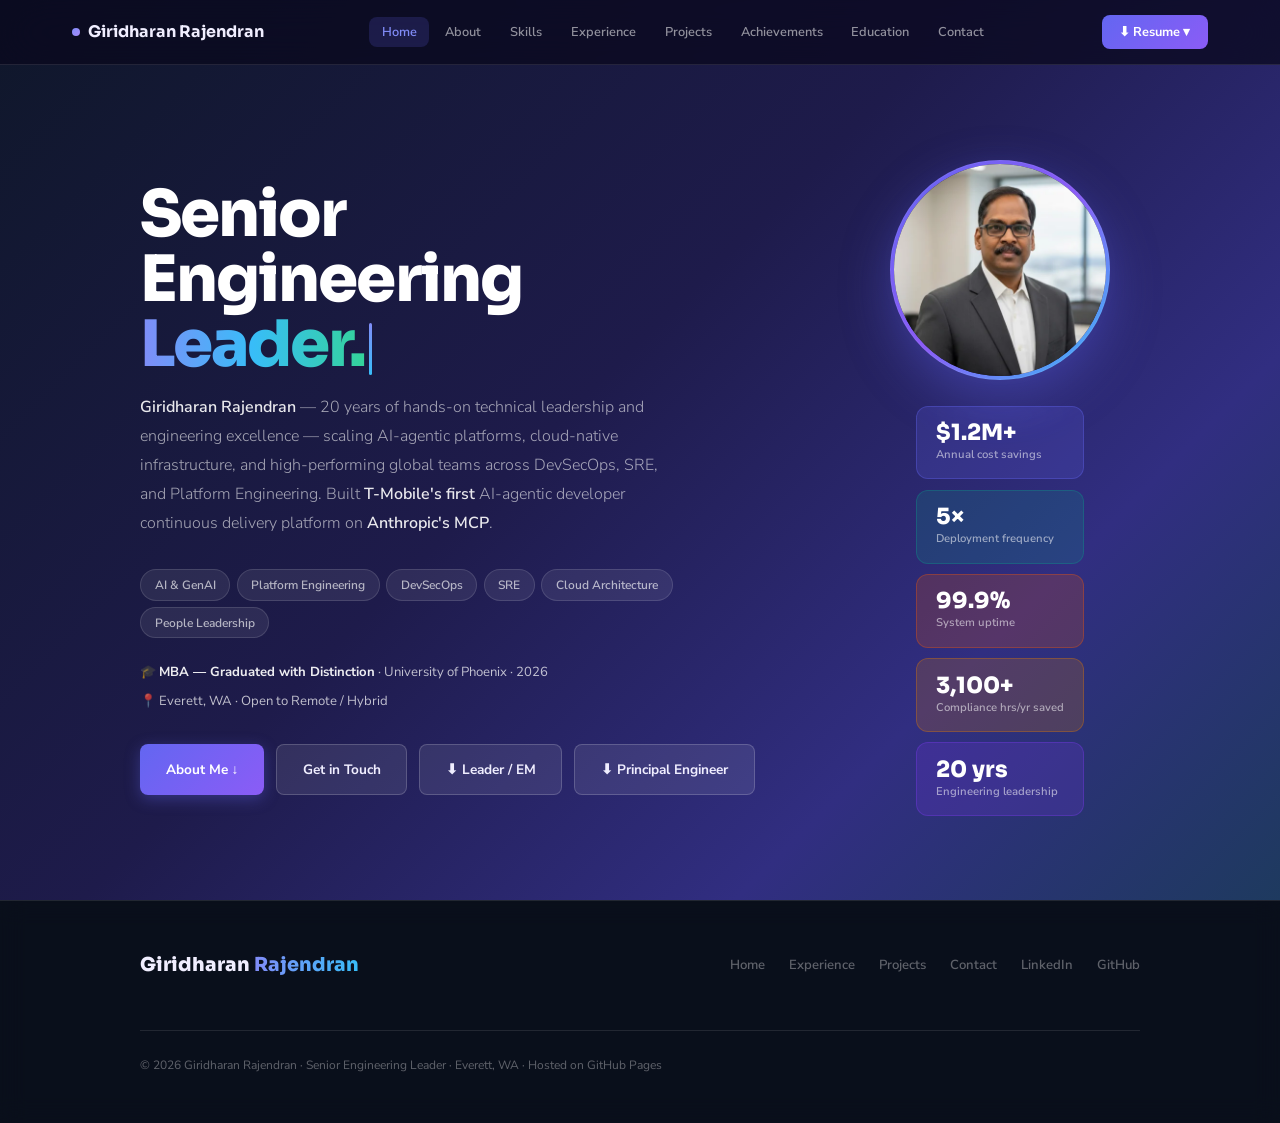
<file: index.html>
<!DOCTYPE html>
<html lang="en">
<head>
<meta charset="UTF-8">
<meta name="viewport" content="width=device-width, initial-scale=1.0">
<title>Giridharan Rajendran — Senior Engineering Leader | Principal Engineer | Engineering Manager | DevSecOps · SRE · AI Platforms</title>

<!-- ── SEO ── -->
<meta name="description" content="Senior Engineering Leader and Principal Engineer with 20 years building AI-agentic platforms, cloud-native infrastructure, and high-performing global teams. Built T-Mobile's first AI-agentic developer continuous delivery platform on Anthropic's MCP. $1.2M+ saved · 5× deploys · 99.9% uptime.">
<meta name="author" content="Giridharan Rajendran">
<meta name="keywords" content="Engineering Leader, Engineering Manager, Director of Engineering, DevSecOps, SRE, Site Reliability Engineering, Platform Engineering, AI Agentic, Anthropic MCP, Claude API, Generative AI, Kubernetes, Terraform, AWS, Azure, GCP, T-Mobile, Cloud Architecture, FinOps, Zero Trust, CI/CD, GitLab, Principal Engineer, Staff Engineer, Technical Leadership, System Design, Architecture, Platform Architecture, Technical Strategy, Engineering Excellence">
<link rel="canonical" href="https://giridharan-rajendran.github.io/">

<!-- ── Open Graph ── -->
<meta property="og:type" content="profile">
<meta property="og:url" content="https://giridharan-rajendran.github.io/">
<meta property="og:title" content="Giridharan Rajendran — Senior Engineering Leader | Principal Engineer">
<meta property="og:description" content="20 years of hands-on technical leadership — AI-agentic platforms on Anthropic MCP, cloud-native infrastructure at scale, and world-class engineering teams. Principal Engineer and Engineering Leader open to Staff/Principal and EM/Director roles.">
<meta property="og:site_name" content="Giridharan Rajendran">
<meta property="og:image" content="https://giridharan-rajendran.github.io/assets/profile.png">
<meta property="og:image:alt" content="Giridharan Rajendran — Senior Engineering Leader | Principal Engineer">
<meta property="profile:first_name" content="Giridharan">
<meta property="profile:last_name" content="Rajendran">

<!-- ── Twitter Card ── -->
<meta name="twitter:card" content="summary_large_image">
<meta name="twitter:title" content="Giridharan Rajendran — Senior Engineering Leader | Principal Engineer">
<meta name="twitter:description" content="20 years scaling engineering teams · AI-agentic platforms on Anthropic MCP · $1.2M+ cloud savings · 99.9% uptime.">
<meta name="twitter:image" content="https://giridharan-rajendran.github.io/assets/profile.png">

<!-- ── Favicon ── -->
<link rel="icon" type="image/svg+xml" href="data:image/svg+xml,%3Csvg xmlns='http://www.w3.org/2000/svg' viewBox='0 0 64 64'%3E%3Cdefs%3E%3ClinearGradient id='g' x1='0%25' y1='0%25' x2='100%25' y2='100%25'%3E%3Cstop offset='0%25' stop-color='%236366F1'/%3E%3Cstop offset='100%25' stop-color='%2338BDF8'/%3E%3C/linearGradient%3E%3C/defs%3E%3Crect width='64' height='64' rx='14' fill='url(%23g)'/%3E%3Ctext x='32' y='42' font-family='Sora,Inter,sans-serif' font-size='28' font-weight='800' text-anchor='middle' fill='white'%3EGR%3C/text%3E%3C/svg%3E">

<!-- ── JSON-LD Structured Data ── -->
<script type="application/ld+json">
{
  "@context": "https://schema.org",
  "@type": "Person",
  "name": "Giridharan Rajendran",
  "jobTitle": "Senior Engineering Leader",
  "image": "https://giridharan-rajendran.github.io/assets/profile.png",
  "url": "https://giridharan-rajendran.github.io/",
  "email": "mailto:mr.giridharan.rajendran@gmail.com",
  "telephone": "+1-206-637-1716",
  "address": {
    "@type": "PostalAddress",
    "addressLocality": "Everett",
    "addressRegion": "WA",
    "postalCode": "98208",
    "addressCountry": "US"
  },
  "sameAs": [
    "https://linkedin.com/in/giridharan-rajendran",
    "https://github.com/giridharan-rajendran"
  ],
  "worksFor": { "@type": "Organization", "name": "T-Mobile USA" },
  "alumniOf": [
    { "@type": "EducationalOrganization", "name": "University of Phoenix" },
    { "@type": "EducationalOrganization", "name": "University of Texas at Austin" },
    { "@type": "EducationalOrganization", "name": "Anna University" }
  ],
  "knowsAbout": ["DevSecOps", "Site Reliability Engineering", "Platform Engineering", "AI Agentic Systems", "Anthropic MCP", "Kubernetes", "Multi-Cloud Architecture", "Engineering Leadership"]
}
</script>

<link rel="preconnect" href="https://fonts.googleapis.com">
<link rel="preconnect" href="https://fonts.gstatic.com" crossorigin>
<link href="https://fonts.googleapis.com/css2?family=Sora:wght@300;400;500;600;700;800&family=Nunito+Sans:ital,wght@0,300;0,400;0,600;1,300&display=swap" rel="stylesheet">
<style>
:root {
  --grad: linear-gradient(135deg,#0F172A 0%,#1E1B4B 45%,#312E81 75%,#1E3A5F 100%);
  --card:  rgba(255,255,255,0.06);
  --card2: rgba(255,255,255,0.10);
  --border: rgba(255,255,255,0.10);
  --border2: rgba(255,255,255,0.18);
  --text:  #F0EEFF;
  --muted: rgba(255,255,255,0.55);
  --dim:   rgba(255,255,255,0.35);
  --indigo:#818CF8; --indigo-bg:rgba(99,102,241,0.18); --indigo-border:rgba(99,102,241,0.4);
  --teal:  #2DD4BF; --teal-bg:  rgba(13,148,136,0.18); --teal-border:  rgba(13,148,136,0.4);
  --violet:#A78BFA; --violet-bg:rgba(124,58,237,0.18); --violet-border:rgba(124,58,237,0.4);
  --sky:   #38BDF8; --sky-bg:   rgba(2,132,199,0.18);  --sky-border:   rgba(2,132,199,0.4);
  --rose:  #FB7185; --rose-bg:  rgba(225,29,72,0.18);  --rose-border:  rgba(225,29,72,0.4);
  --amber: #FCD34D; --amber-bg: rgba(217,119,6,0.18);  --amber-border: rgba(217,119,6,0.4);
  --emerald:#34D399;--emerald-bg:rgba(5,150,105,0.18); --emerald-border:rgba(5,150,105,0.4);
  --pink:  #F472B6; --pink-bg:  rgba(219,39,119,0.18);
  --coral: #FB923C; --coral-bg: rgba(234,88,12,0.18);
}
*,*::before,*::after{box-sizing:border-box;margin:0;padding:0;}
html{scroll-behavior:smooth;}
body{
  background: #0F172A;
  background-image: var(--grad);
  background-attachment: fixed;
  color:var(--text);
  font-family:'Nunito Sans',sans-serif;
  font-size:16px;line-height:1.7;overflow-x:hidden;
  min-height:100vh;
}

/* ── NAV ── */
nav{position:fixed;top:0;left:0;right:0;z-index:200;background:rgba(10,8,30,0.75);backdrop-filter:blur(24px);border-bottom:1px solid var(--border);}
.nav-inner{max-width:1200px;margin:0 auto;padding:0 2rem;display:flex;justify-content:space-between;align-items:center;height:64px;gap:0.75rem;}
.nav-logo{font-family:'Sora',sans-serif;font-weight:700;font-size:1rem;color:var(--text);text-decoration:none;display:flex;align-items:center;gap:0.5rem;white-space:nowrap;flex-shrink:0;}
.nav-dot{width:8px;height:8px;border-radius:50%;background:linear-gradient(135deg,var(--indigo),var(--violet));flex-shrink:0;}
.nav-tabs{display:flex;gap:0.2rem;align-items:center;overflow-x:auto;scrollbar-width:none;}
.nav-tabs::-webkit-scrollbar{display:none;}
.nav-tab{background:none;border:none;cursor:pointer;padding:0.38rem 0.8rem;border-radius:8px;font-size:0.8rem;font-weight:600;color:var(--muted);transition:all 0.2s;white-space:nowrap;font-family:'Nunito Sans',sans-serif;}
.nav-tab:hover{color:var(--text);background:rgba(255,255,255,0.08);}
.nav-tab.active{color:var(--indigo);background:var(--indigo-bg);}
.nav-cta{background:linear-gradient(135deg,#6366F1,#8B5CF6);color:#fff;border:none;cursor:pointer;padding:0.48rem 1.1rem;border-radius:8px;font-size:0.8rem;font-weight:700;white-space:nowrap;transition:all 0.2s;font-family:'Nunito Sans',sans-serif;text-decoration:none;flex-shrink:0;}
.nav-cta:hover{transform:translateY(-1px);box-shadow:0 4px 16px rgba(99,102,241,0.45);}

/* ── PAGES ── */
.page{display:none;min-height:100vh;padding-top:64px;}
.page.active{display:block;animation:fadePageIn 0.3s ease both;}
.container{max-width:1080px;margin:0 auto;padding:0 2.5rem;}
.sec{padding:5rem 0;}
.sec-divider{height:1px;background:var(--border);margin:0;}

/* ── SECTION LABELS ── */
.sec-label{display:inline-flex;align-items:center;gap:0.5rem;font-size:0.72rem;font-weight:700;letter-spacing:0.1em;text-transform:uppercase;margin-bottom:0.7rem;border-radius:100px;padding:0.28rem 0.85rem;}
.sec-label.indigo{color:var(--indigo);background:var(--indigo-bg);border:1px solid var(--indigo-border);}
.sec-label.teal  {color:var(--teal);  background:var(--teal-bg);  border:1px solid var(--teal-border);}
.sec-label.violet{color:var(--violet);background:var(--violet-bg);border:1px solid var(--violet-border);}
.sec-label.sky   {color:var(--sky);   background:var(--sky-bg);   border:1px solid var(--sky-border);}
.sec-label.amber {color:var(--amber); background:var(--amber-bg); border:1px solid var(--amber-border);}
.sec-label.rose  {color:var(--rose);  background:var(--rose-bg);  border:1px solid var(--rose-border);}
.sec-label.emerald{color:var(--emerald);background:var(--emerald-bg);border:1px solid var(--emerald-border);}
.sec-label.pink  {color:var(--pink);  background:var(--pink-bg);  border:1px solid rgba(219,39,119,0.4);}
h2{font-family:'Sora',sans-serif;font-weight:700;font-size:clamp(1.9rem,3vw,2.6rem);line-height:1.12;letter-spacing:-0.02em;color:var(--text);}
h2 span{background:linear-gradient(90deg,var(--indigo),var(--sky));-webkit-background-clip:text;-webkit-text-fill-color:transparent;background-clip:text;}
.sec-hdr{margin-bottom:2.8rem;}

/* ── BUTTONS ── */
.btn{display:inline-flex;align-items:center;gap:0.5rem;padding:0.8rem 1.6rem;border-radius:8px;font-size:0.85rem;font-weight:700;text-decoration:none;transition:all 0.25s;cursor:pointer;border:none;font-family:'Nunito Sans',sans-serif;}
.btn-primary{background:linear-gradient(135deg,#6366F1,#8B5CF6);color:#fff;box-shadow:0 4px 15px rgba(99,102,241,0.35);}
.btn-primary:hover{transform:translateY(-2px);box-shadow:0 8px 25px rgba(99,102,241,0.45);}
.btn-ghost{background:rgba(255,255,255,0.09);color:var(--text);border:1px solid var(--border2);}
.btn-ghost:hover{background:rgba(255,255,255,0.15);}
.btn-green{background:linear-gradient(135deg,#059669,#0D9488);color:#fff;box-shadow:0 4px 15px rgba(5,150,105,0.3);}
.btn-green:hover{transform:translateY(-2px);}
.btn-group{display:flex;gap:0.75rem;flex-wrap:wrap;}

/* ── GLASS CARD ── */
.glass{background:var(--card);border:1px solid var(--border);border-radius:16px;backdrop-filter:blur(12px);}
.glass:hover{background:var(--card2);border-color:var(--border2);}

/* ── TAGS ── */
.tags{display:flex;flex-wrap:wrap;gap:0.4rem;}
.tag{font-size:0.74rem;padding:0.22rem 0.6rem;border-radius:6px;font-weight:600;color:var(--muted);background:rgba(255,255,255,0.07);border:1px solid var(--border);transition:all 0.15s;}
.tag:hover{color:var(--text);border-color:var(--border2);}

/* ── CHIPS ── */
.chip{font-size:0.7rem;font-weight:700;padding:0.2rem 0.6rem;border-radius:100px;letter-spacing:0.04em;}
.chip.ind{color:var(--indigo);background:var(--indigo-bg);}
.chip.tel{color:var(--teal);background:var(--teal-bg);}
.chip.ros{color:var(--rose);background:var(--rose-bg);}
.chip.amb{color:var(--amber);background:var(--amber-bg);}
.chip.eme{color:var(--emerald);background:var(--emerald-bg);}
.chip.vio{color:var(--violet);background:var(--violet-bg);}
.chip.sky{color:var(--sky);background:var(--sky-bg);}

/* ══════════ HOME ══════════ */
.hero-inner{display:grid;grid-template-columns:1fr 280px;gap:4rem;align-items:center;width:100%;padding:6rem 0 4rem;}
.hero-right{display:flex;flex-direction:column;align-items:center;gap:1.6rem;}

/* ── Profile photo ── */
.profile-frame{position:relative;width:220px;height:220px;border-radius:50%;padding:4px;background:linear-gradient(135deg,#6366F1 0%,#8B5CF6 50%,#38BDF8 100%);box-shadow:0 18px 50px rgba(99,102,241,0.35),0 0 0 1px rgba(255,255,255,0.06) inset;transition:transform 0.4s ease,box-shadow 0.4s ease;}
.profile-frame:hover{transform:translateY(-2px);box-shadow:0 24px 60px rgba(139,92,246,0.45),0 0 0 1px rgba(255,255,255,0.1) inset;}
.profile-frame::after{content:'';position:absolute;inset:-10px;border-radius:50%;background:radial-gradient(circle,rgba(99,102,241,0.25) 0%,transparent 70%);z-index:-1;filter:blur(14px);}
.profile-img{width:100%;height:100%;border-radius:50%;object-fit:cover;object-position:center 15%;display:block;background:#1E1B4B;}
.profile-frame.lg{width:260px;height:260px;}
.profile-frame.sm{width:160px;height:160px;}
.profile-status{display:inline-flex;align-items:center;gap:0.5rem;padding:0.4rem 0.9rem;border-radius:100px;background:rgba(16,185,129,0.12);border:1px solid rgba(16,185,129,0.32);color:#34D399;font-size:0.74rem;font-weight:700;letter-spacing:0.3px;}
.profile-status::before{content:'';width:8px;height:8px;border-radius:50%;background:#34D399;box-shadow:0 0 0 3px rgba(52,211,153,0.25);animation:pulse-dot 2s ease-in-out infinite;}
@keyframes pulse-dot{0%,100%{box-shadow:0 0 0 3px rgba(52,211,153,0.25);}50%{box-shadow:0 0 0 8px rgba(52,211,153,0);}}
.hero-badge{display:inline-flex;align-items:center;gap:0.5rem;background:rgba(255,255,255,0.08);border:1px solid rgba(255,255,255,0.15);border-radius:100px;padding:0.35rem 1rem;font-size:0.76rem;color:rgba(255,255,255,0.75);font-weight:600;margin-bottom:1.8rem;}
.hero-badge-dot{width:6px;height:6px;border-radius:50%;background:#4ADE80;animation:pulse 2s infinite;}
@keyframes pulse{0%,100%{opacity:1;}50%{opacity:0.4;}}
h1{font-family:'Sora',sans-serif;font-weight:800;font-size:clamp(2.8rem,5vw,4.6rem);line-height:1.02;letter-spacing:-0.03em;color:#fff;margin-bottom:0.5rem;}
h1 .grad{background:linear-gradient(90deg,#818CF8,#38BDF8,#34D399);-webkit-background-clip:text;-webkit-text-fill-color:transparent;background-clip:text;}
.hero-sub{font-size:1rem;color:rgba(255,255,255,0.6);margin:1rem 0 2rem;font-weight:300;line-height:1.8;max-width:520px;}
.hero-sub strong{color:rgba(255,255,255,0.9);font-weight:600;}
.hero-tags{display:flex;flex-wrap:wrap;gap:0.4rem;margin-bottom:1.4rem;}
.htag{font-size:0.75rem;padding:0.28rem 0.85rem;border-radius:100px;background:rgba(255,255,255,0.08);border:1px solid rgba(255,255,255,0.12);color:rgba(255,255,255,0.65);font-weight:600;}
.hero-meta{display:flex;flex-direction:column;gap:0.4rem;margin-bottom:2rem;}
.hero-meta-item{font-size:0.82rem;color:rgba(255,255,255,0.72);font-weight:400;}
.hero-meta-item strong{color:rgba(255,255,255,0.92);font-weight:700;}
.stats-stack{display:flex;flex-direction:column;gap:0.65rem;}
.stat-card{border-radius:12px;padding:0.9rem 1.2rem;backdrop-filter:blur(12px);}
.stat-card.c1{background:rgba(99,102,241,0.2);border:1px solid rgba(99,102,241,0.35);}
.stat-card.c2{background:rgba(13,148,136,0.2);border:1px solid rgba(13,148,136,0.35);}
.stat-card.c3{background:rgba(234,88,12,0.2);border:1px solid rgba(234,88,12,0.35);}
.stat-card.c4{background:rgba(217,119,6,0.2);border:1px solid rgba(217,119,6,0.35);}
.stat-card.c5{background:rgba(124,58,237,0.2);border:1px solid rgba(124,58,237,0.35);}
.stat-num{font-family:'Sora',sans-serif;font-size:1.4rem;font-weight:800;color:#fff;line-height:1;}
.stat-lbl{font-size:0.7rem;color:rgba(255,255,255,0.55);font-weight:600;margin-top:0.1rem;}

/* ══════════ ABOUT ══════════ */
.about-grid{display:grid;grid-template-columns:1fr 1fr;gap:4rem;align-items:start;margin-top:0.5rem;}
.about-text{font-size:1rem;color:var(--muted);font-weight:300;line-height:1.9;}
.about-text p+p{margin-top:1.2rem;}
.about-text strong{color:var(--text);font-weight:600;}
.contact-card{padding:1.6rem;border-radius:16px;}
.contact-card h3{font-family:'Sora',sans-serif;font-size:0.78rem;font-weight:700;letter-spacing:0.08em;text-transform:uppercase;color:var(--dim);margin-bottom:1.1rem;padding-bottom:0.7rem;border-bottom:1px solid var(--border);}
.c-row{display:flex;align-items:center;gap:0.8rem;padding:0.55rem 0;border-bottom:1px solid var(--border);}
.c-row:last-child{border-bottom:none;}
.c-icon{width:32px;height:32px;border-radius:8px;flex-shrink:0;display:flex;align-items:center;justify-content:center;font-size:13px;}
.c-icon.ind{background:var(--indigo-bg);}
.c-icon.tel{background:var(--teal-bg);}
.c-icon.ros{background:var(--rose-bg);}
.c-icon.sky2{background:var(--sky-bg);}
.c-row-text .lbl{font-size:0.68rem;font-weight:700;color:var(--dim);text-transform:uppercase;letter-spacing:0.07em;}
.c-row-text a,.c-row-text span{color:var(--text);text-decoration:none;font-size:0.85rem;transition:color 0.2s;}
.c-row-text a:hover{color:var(--indigo);}

/* ══════════ SKILLS ══════════ */
.skills-grid{display:grid;grid-template-columns:repeat(auto-fill,minmax(300px,1fr));gap:1.2rem;margin-top:0.5rem;}
.sk-card{padding:1.5rem;border-radius:14px;transition:transform 0.2s;}
.sk-card:hover{transform:translateY(-3px);}
.sk-card.s1{border-top:3px solid var(--indigo)!important;}
.sk-card.s2{border-top:3px solid var(--violet)!important;}
.sk-card.s3{border-top:3px solid var(--sky)!important;}
.sk-card.s4{border-top:3px solid var(--rose)!important;}
.sk-card.s5{border-top:3px solid var(--teal)!important;}
.sk-card.s6{border-top:3px solid var(--amber)!important;}
.sk-head{display:flex;align-items:center;gap:0.7rem;margin-bottom:1rem;}
.sk-ico{width:36px;height:36px;border-radius:10px;display:flex;align-items:center;justify-content:center;font-size:15px;flex-shrink:0;}
.sk-card.s1 .sk-ico{background:var(--indigo-bg);}
.sk-card.s2 .sk-ico{background:var(--violet-bg);}
.sk-card.s3 .sk-ico{background:var(--sky-bg);}
.sk-card.s4 .sk-ico{background:var(--rose-bg);}
.sk-card.s5 .sk-ico{background:var(--teal-bg);}
.sk-card.s6 .sk-ico{background:var(--amber-bg);}
.sk-card h3{font-family:'Sora',sans-serif;font-size:0.92rem;font-weight:700;color:var(--text);}

/* ══════════ TIMELINE ══════════ */
.timeline{position:relative;padding-left:2.5rem;margin-top:0.5rem;}
.timeline::before{content:'';position:absolute;left:0;top:0.5rem;bottom:0;width:2px;background:linear-gradient(to bottom,var(--indigo),var(--teal),var(--violet));border-radius:2px;opacity:0.6;}
.t-item{position:relative;padding-bottom:3rem;}
.t-item:last-child{padding-bottom:0;}
.t-dot{position:absolute;left:-2.9rem;top:0.35rem;width:14px;height:14px;border-radius:50%;border:3px solid #0F172A;}
.t-item.c-ind .t-dot{background:var(--indigo);box-shadow:0 0 0 3px var(--indigo-border),0 0 12px rgba(129,140,248,0.5);}
.t-item.c-tel .t-dot{background:var(--teal);box-shadow:0 0 0 3px var(--teal-border);}
.t-item.c-vio .t-dot{background:var(--violet);box-shadow:0 0 0 3px var(--violet-border);}
.t-item.c-sky .t-dot{background:var(--sky);box-shadow:0 0 0 3px var(--sky-border);}
.t-item.c-ros .t-dot{background:var(--rose);box-shadow:0 0 0 3px var(--rose-border);}
.t-item.c-amb .t-dot{background:var(--amber);box-shadow:0 0 0 3px var(--amber-border);}
.t-header{display:flex;align-items:center;gap:1rem;flex-wrap:wrap;margin-bottom:0.35rem;}
.t-company{font-family:'Sora',sans-serif;font-size:1.1rem;font-weight:700;color:var(--text);}
.t-period{font-size:0.74rem;font-weight:700;padding:0.18rem 0.65rem;border-radius:100px;}
.t-item.c-ind .t-period{color:var(--indigo);background:var(--indigo-bg);border:1px solid var(--indigo-border);}
.t-item.c-tel .t-period{color:var(--teal);background:var(--teal-bg);border:1px solid var(--teal-border);}
.t-item.c-vio .t-period{color:var(--violet);background:var(--violet-bg);border:1px solid var(--violet-border);}
.t-item.c-sky .t-period{color:var(--sky);background:var(--sky-bg);border:1px solid var(--sky-border);}
.t-item.c-amb .t-period{color:var(--amber);background:var(--amber-bg);border:1px solid var(--amber-border);}
.t-role{font-size:0.92rem;font-weight:600;margin-bottom:0.9rem;}
.t-item.c-ind .t-role{color:var(--indigo);}
.t-item.c-tel .t-role{color:var(--teal);}
.t-item.c-vio .t-role{color:var(--violet);}
.t-item.c-sky .t-role{color:var(--sky);}
.t-item.c-amb .t-role{color:var(--amber);}
.t-item ul{list-style:none;display:flex;flex-direction:column;gap:0.5rem;}
.t-item li{font-size:0.9rem;color:var(--muted);padding-left:1.1rem;position:relative;line-height:1.65;}
.t-item li::before{content:'';position:absolute;left:0;top:0.65em;width:5px;height:5px;border-radius:50%;}
.t-item.c-ind li::before{background:var(--indigo);}
.t-item.c-tel li::before{background:var(--teal);}
.t-item.c-vio li::before{background:var(--violet);}
.t-item.c-sky li::before{background:var(--sky);}
.t-item.c-amb li::before{background:var(--amber);}
.t-item li strong{color:var(--text);font-weight:700;}
.flagship{margin:1.1rem 0;border-radius:12px;padding:1.3rem 1.5rem;background:rgba(124,58,237,0.12);border:1.5px solid rgba(124,58,237,0.3);}
.flagship-lbl{font-size:0.7rem;font-weight:700;letter-spacing:0.1em;text-transform:uppercase;color:var(--violet);margin-bottom:0.5rem;}
.flagship p{font-size:0.88rem;color:var(--muted);line-height:1.75;}
.flagship strong{color:var(--text);font-weight:700;}
.stack{margin-top:0.6rem;font-size:0.76rem;color:var(--dim);font-style:italic;}

/* ══════════ CARDS ══════════ */
.card-grid{display:grid;grid-template-columns:repeat(auto-fill,minmax(300px,1fr));gap:1.4rem;margin-top:0.5rem;}
.card{border-radius:14px;overflow:hidden;transition:transform 0.2s,border-color 0.2s;}
.card:hover{transform:translateY(-3px);border-color:var(--border2)!important;}
.card-band{height:4px;}
.card-band.ind{background:linear-gradient(90deg,#6366F1,#8B5CF6);}
.card-band.tel{background:linear-gradient(90deg,#0D9488,#0EA5E9);}
.card-band.ros{background:linear-gradient(90deg,#E11D48,#DB2777);}
.card-band.amb{background:linear-gradient(90deg,#D97706,#EA580C);}
.card-band.eme{background:linear-gradient(90deg,#059669,#0D9488);}
.card-body{padding:1.4rem;}
.card-meta{display:flex;align-items:center;gap:0.5rem;margin-bottom:0.75rem;flex-wrap:wrap;}
.card-date{font-size:0.73rem;color:var(--dim);}
.card h3{font-family:'Sora',sans-serif;font-size:0.98rem;font-weight:700;margin-bottom:0.5rem;line-height:1.35;color:var(--text);}
.card p{font-size:0.85rem;color:var(--muted);line-height:1.7;font-weight:300;}
.card-footer{padding:0.9rem 1.4rem;border-top:1px solid var(--border);display:flex;align-items:center;justify-content:space-between;}
.card-link{font-size:0.8rem;font-weight:700;color:var(--indigo);text-decoration:none;display:flex;align-items:center;gap:0.3rem;transition:gap 0.2s;}
.card-link:hover{gap:0.55rem;}
.ph-badge{display:inline-flex;align-items:center;gap:0.3rem;font-size:0.7rem;font-weight:700;padding:0.18rem 0.55rem;border-radius:100px;background:var(--amber-bg);color:var(--amber);border:1px solid var(--amber-border);}

/* ══════════ PROJECTS ══════════ */
.feat-proj{
  position:relative;
  border-radius:18px;
  padding:2rem 2.2rem;
  background:linear-gradient(135deg,rgba(99,102,241,0.16) 0%,rgba(124,58,237,0.14) 55%,rgba(56,189,248,0.10) 100%);
  border:1.5px solid rgba(129,140,248,0.32);
  box-shadow:0 12px 40px rgba(15,23,42,0.35),0 0 0 1px rgba(255,255,255,0.04) inset;
  overflow:hidden;
  margin-bottom:2.5rem;
}
.feat-proj::before{
  content:'';position:absolute;top:-90px;right:-90px;width:300px;height:300px;border-radius:50%;
  background:radial-gradient(circle,rgba(129,140,248,0.22) 0%,transparent 70%);pointer-events:none;
}
.feat-proj::after{
  content:'';position:absolute;bottom:-110px;left:-80px;width:260px;height:260px;border-radius:50%;
  background:radial-gradient(circle,rgba(56,189,248,0.18) 0%,transparent 70%);pointer-events:none;
}
.feat-proj > *{position:relative;z-index:1;}
.feat-head{display:flex;align-items:center;gap:0.6rem;flex-wrap:wrap;margin-bottom:0.85rem;}
.feat-badge{font-size:0.7rem;font-weight:700;letter-spacing:0.1em;text-transform:uppercase;color:var(--violet);background:var(--violet-bg);border:1px solid var(--violet-border);border-radius:100px;padding:0.25rem 0.75rem;}
.lang-pill{font-size:0.72rem;font-weight:700;padding:0.22rem 0.7rem;border-radius:100px;background:rgba(56,189,248,0.18);color:var(--sky);border:1px solid var(--sky-border);display:inline-flex;align-items:center;gap:0.35rem;}
.lang-pill::before{content:'';width:7px;height:7px;border-radius:50%;background:var(--sky);}
.feat-proj h3{font-family:'Sora',sans-serif;font-size:1.45rem;font-weight:800;line-height:1.18;color:var(--text);margin-bottom:0.55rem;letter-spacing:-0.01em;}
.feat-sub{font-size:0.96rem;color:var(--muted);line-height:1.7;font-weight:300;max-width:780px;margin-bottom:1.6rem;}
.feat-sub strong{color:var(--text);font-weight:600;}

/* Hierarchy */
.hierarchy{margin:1.5rem 0;padding:1.25rem 1.4rem;border-radius:12px;background:rgba(0,0,0,0.22);border:1px solid var(--border);}
.h-title{font-size:0.7rem;font-weight:700;letter-spacing:0.1em;text-transform:uppercase;color:var(--dim);margin-bottom:0.95rem;}
.h-flow{display:flex;align-items:stretch;gap:0.55rem;flex-wrap:wrap;}
.h-step{flex:1;min-width:115px;padding:0.7rem 0.75rem;border-radius:10px;text-align:center;border:1px solid var(--border);background:rgba(255,255,255,0.04);transition:transform 0.18s,border-color 0.18s;}
.h-step:hover{transform:translateY(-2px);}
.h-step .h-lvl{font-family:'Sora',sans-serif;font-size:0.78rem;font-weight:800;letter-spacing:0.04em;margin-bottom:0.18rem;}
.h-step .h-name{font-size:0.74rem;color:var(--muted);font-weight:600;}
.h-step.l1{background:var(--indigo-bg);border-color:var(--indigo-border);} .h-step.l1 .h-lvl{color:var(--indigo);}
.h-step.l2{background:var(--violet-bg);border-color:var(--violet-border);} .h-step.l2 .h-lvl{color:var(--violet);}
.h-step.l3{background:var(--sky-bg);border-color:var(--sky-border);} .h-step.l3 .h-lvl{color:var(--sky);}
.h-step.repo{background:var(--teal-bg);border-color:var(--teal-border);} .h-step.repo .h-lvl{color:var(--teal);}
.h-step.proj{background:var(--emerald-bg);border-color:var(--emerald-border);} .h-step.proj .h-lvl{color:var(--emerald);}
.h-arrow{display:flex;align-items:center;color:var(--dim);font-size:1rem;font-weight:700;padding:0 0.05rem;}
.h-examples{display:flex;flex-direction:column;gap:0.55rem;margin-bottom:1.4rem;}
.h-ex{display:flex;align-items:center;gap:0.85rem;padding:0.6rem 0.95rem;border-radius:10px;background:rgba(0,0,0,0.18);border:1px solid var(--border);font-size:0.85rem;color:var(--muted);flex-wrap:wrap;}
.h-ex-lbl{font-family:'Sora',sans-serif;font-size:0.7rem;font-weight:800;letter-spacing:0.06em;text-transform:uppercase;padding:0.2rem 0.55rem;border-radius:6px;flex-shrink:0;}
.h-ex:nth-child(1) .h-ex-lbl{color:var(--violet);background:var(--violet-bg);border:1px solid var(--violet-border);}
.h-ex:nth-child(2) .h-ex-lbl{color:var(--sky);background:var(--sky-bg);border:1px solid var(--sky-border);}
.h-ex:nth-child(3) .h-ex-lbl{color:var(--emerald);background:var(--emerald-bg);border:1px solid var(--emerald-border);}
.h-ex-id{font-family:'JetBrains Mono','SFMono-Regular',Menlo,monospace;font-size:0.82rem;font-weight:700;color:var(--text);background:rgba(255,255,255,0.06);padding:0.18rem 0.55rem;border-radius:6px;}
.h-ex-desc{color:var(--muted);}
.h-ex-desc code{font-family:'JetBrains Mono','SFMono-Regular',Menlo,monospace;font-size:0.78rem;color:var(--amber);background:rgba(217,119,6,0.12);padding:0.08rem 0.4rem;border-radius:4px;}
.feat-actions{display:flex;gap:0.65rem;flex-wrap:wrap;margin-top:1.2rem;}
.feat-actions .btn{padding:0.6rem 1.15rem;font-size:0.8rem;}
.feat-features{margin:1.4rem 0;}
.feat-features-title{font-size:0.7rem;font-weight:700;letter-spacing:0.1em;text-transform:uppercase;color:var(--dim);margin-bottom:0.85rem;}
.feat-grid{display:grid;grid-template-columns:repeat(auto-fill,minmax(265px,1fr));gap:0.7rem;}
.feat-item{display:flex;align-items:flex-start;gap:0.7rem;padding:0.78rem 0.95rem;border-radius:10px;background:rgba(0,0,0,0.22);border:1px solid var(--border);transition:transform 0.15s,border-color 0.15s,background 0.15s;}
.feat-item:hover{transform:translateY(-2px);border-color:var(--emerald-border);background:rgba(0,0,0,0.32);}
.feat-check{flex-shrink:0;width:20px;height:20px;border-radius:50%;display:flex;align-items:center;justify-content:center;font-size:10px;font-weight:800;color:#fff;margin-top:1px;background:linear-gradient(135deg,#10B981,#059669);box-shadow:0 0 0 2px rgba(5,150,105,0.18);}
.feat-text{font-size:0.83rem;color:var(--muted);line-height:1.55;}
.feat-text strong{display:block;color:var(--text);font-weight:700;font-size:0.86rem;margin-bottom:0.12rem;}
.feat-text code{font-family:'JetBrains Mono','SFMono-Regular',Menlo,monospace;font-size:0.78rem;color:var(--amber);background:rgba(217,119,6,0.12);padding:0.05rem 0.36rem;border-radius:4px;}
.feat-note{margin-top:0.95rem;padding:0.85rem 1rem;border-radius:10px;background:var(--violet-bg);border:1px solid var(--violet-border);font-size:0.84rem;color:var(--muted);display:flex;gap:0.65rem;align-items:flex-start;line-height:1.6;}
.feat-note .ico{color:var(--violet);font-weight:700;flex-shrink:0;font-size:0.95rem;line-height:1.4;}
.feat-note strong{color:var(--text);font-weight:700;}

@media(max-width:720px){
  .feat-proj{padding:1.5rem 1.4rem;}
  .feat-proj h3{font-size:1.2rem;}
  .h-flow{flex-direction:column;gap:0.45rem;}
  .h-arrow{transform:rotate(90deg);justify-content:center;}
  .h-step{min-width:0;}
}

.proj-grid{display:grid;grid-template-columns:repeat(auto-fill,minmax(300px,1fr));gap:1.4rem;margin-top:0.5rem;}
.proj-card{border-radius:16px;overflow:hidden;transition:transform 0.2s,border-color 0.2s;}
.proj-card:hover{transform:translateY(-4px);border-color:var(--border2)!important;}
.proj-img{height:150px;display:flex;align-items:center;justify-content:center;font-size:3.5rem;position:relative;}
.proj-img.bg1{background:linear-gradient(135deg,rgba(99,102,241,0.3),rgba(139,92,246,0.3));}
.proj-img.bg2{background:linear-gradient(135deg,rgba(5,150,105,0.3),rgba(13,148,136,0.3));}
.proj-img.bg3{background:linear-gradient(135deg,rgba(225,29,72,0.3),rgba(219,39,119,0.3));}
.proj-img.bg4{background:linear-gradient(135deg,rgba(2,132,199,0.3),rgba(30,64,175,0.3));}
.proj-body{padding:1.3rem;}
.proj-body h3{font-family:'Sora',sans-serif;font-size:1rem;font-weight:700;margin-bottom:0.4rem;color:var(--text);}
.proj-body p{font-size:0.84rem;color:var(--muted);line-height:1.7;font-weight:300;margin-bottom:1rem;}
.proj-body .tags{margin-bottom:1.1rem;}
.proj-footer{display:flex;flex-direction:column;gap:0.5rem;padding:0 1.3rem 1.3rem;}
.proj-metric{display:inline-block;padding:0.4rem 0.8rem;border-radius:8px;font-size:0.78rem;font-weight:700;background:linear-gradient(135deg,rgba(99,102,241,0.18),rgba(139,92,246,0.18));border:1px solid rgba(129,140,248,0.32);color:#C7D2FE;}
.proj-internal{display:inline-block;padding:0.3rem 0.7rem;border-radius:6px;font-size:0.7rem;font-weight:600;background:rgba(255,255,255,0.05);border:1px solid var(--border);color:var(--dim);align-self:flex-start;letter-spacing:0.4px;text-transform:uppercase;}

/* ══════════ ACHIEVEMENTS ══════════ */
.achieve-grid{display:grid;grid-template-columns:repeat(auto-fill,minmax(250px,1fr));gap:1.2rem;margin-top:0.5rem;}
.achieve-card{padding:1.5rem;border-radius:14px;transition:transform 0.2s;position:relative;overflow:hidden;}
.achieve-card:hover{transform:translateY(-3px);}
.achieve-card::before{content:'';position:absolute;top:0;left:0;right:0;height:3px;}
.achieve-card:nth-child(1)::before{background:linear-gradient(90deg,#F59E0B,#EF4444);}
.achieve-card:nth-child(2)::before{background:linear-gradient(90deg,#6366F1,#8B5CF6);}
.achieve-card:nth-child(3)::before{background:linear-gradient(90deg,#10B981,#0D9488);}
.achieve-card:nth-child(4)::before{background:linear-gradient(90deg,#3B82F6,#06B6D4);}
.achieve-card:nth-child(5)::before{background:linear-gradient(90deg,#EC4899,#E11D48);}
.achieve-card:nth-child(6)::before{background:linear-gradient(90deg,#F97316,#EAB308);}
.achieve-card:nth-child(7)::before{background:linear-gradient(90deg,#8B5CF6,#6366F1);}
.achieve-card:nth-child(8)::before{background:linear-gradient(90deg,#0D9488,#0EA5E9);}
.achieve-card:nth-child(9)::before{background:linear-gradient(90deg,#E11D48,#DB2777);}
.achieve-card:nth-child(10)::before{background:linear-gradient(90deg,#D97706,#EA580C);}
.achieve-icon{font-size:1.9rem;margin-bottom:0.7rem;display:block;}
.achieve-card h3{font-family:'Sora',sans-serif;font-size:0.93rem;font-weight:700;margin-bottom:0.35rem;color:var(--text);}
.achieve-card p{font-size:0.82rem;color:var(--muted);font-weight:300;line-height:1.6;}
.achieve-card .year{font-size:0.7rem;font-weight:700;color:var(--dim);margin-top:0.6rem;}

/* ══════════ EDUCATION ══════════ */
.edu-grid{display:grid;grid-template-columns:repeat(2,1fr);gap:1.2rem;margin-top:0.5rem;}
.edu-card{padding:1.4rem;border-radius:14px;transition:transform 0.2s;position:relative;overflow:hidden;}
.edu-card:hover{transform:translateY(-2px);}
.edu-card::before{content:'';position:absolute;left:0;top:0;bottom:0;width:3px;border-radius:14px 0 0 14px;}
.edu-card:nth-child(1)::before{background:var(--indigo);}
.edu-card:nth-child(2)::before{background:var(--teal);}
.edu-card:nth-child(3)::before{background:var(--violet);}
.edu-card:nth-child(4)::before{background:var(--sky);}
.edu-badge{font-size:0.7rem;font-weight:700;text-transform:uppercase;letter-spacing:0.08em;margin-bottom:0.5rem;}
.edu-card:nth-child(1) .edu-badge{color:var(--indigo);}
.edu-card:nth-child(2) .edu-badge{color:var(--teal);}
.edu-card:nth-child(3) .edu-badge{color:var(--violet);}
.edu-card:nth-child(4) .edu-badge{color:var(--sky);}
.edu-card h3{font-family:'Sora',sans-serif;font-size:0.95rem;font-weight:700;margin-bottom:0.25rem;color:var(--text);}
.edu-card .school{font-size:0.82rem;color:var(--muted);}
.cert-grid{display:grid;grid-template-columns:repeat(auto-fill,minmax(205px,1fr));gap:0.65rem;margin-top:1.5rem;}
.cert-item{display:flex;align-items:center;gap:0.65rem;padding:0.7rem 0.9rem;border-radius:10px;font-size:0.81rem;color:var(--muted);transition:all 0.2s;}
.cert-item:hover{color:var(--text);background:var(--indigo-bg);border-color:var(--indigo-border)!important;}
.c-check{width:19px;height:19px;border-radius:50%;flex-shrink:0;display:flex;align-items:center;justify-content:center;font-size:9px;font-weight:700;color:#fff;}
.cert-item:nth-child(1) .c-check{background:#6366F1;}
.cert-item:nth-child(2) .c-check{background:#8B5CF6;}
.cert-item:nth-child(3) .c-check{background:#0D9488;}
.cert-item:nth-child(4) .c-check{background:#0EA5E9;}
.cert-item:nth-child(5) .c-check{background:#E11D48;}
.cert-item:nth-child(6) .c-check{background:#D97706;}
.cert-item:nth-child(7) .c-check{background:#059669;}
.cert-item:nth-child(8) .c-check{background:#EA580C;}

/* ══════════ CONTACT ══════════ */
.contact-grid{display:grid;grid-template-columns:1fr 1fr;gap:4rem;align-items:start;margin-top:0.5rem;}
.form-group{margin-bottom:1.1rem;}
.form-group label{display:block;font-size:0.76rem;font-weight:700;color:var(--dim);text-transform:uppercase;letter-spacing:0.07em;margin-bottom:0.4rem;}
.form-group input,.form-group textarea,.form-group select{width:100%;padding:0.72rem 1rem;border-radius:10px;border:1.5px solid var(--border);background:rgba(255,255,255,0.06);font-family:'Nunito Sans',sans-serif;font-size:0.9rem;color:var(--text);transition:border-color 0.2s,box-shadow 0.2s;outline:none;}
.form-group input::placeholder,.form-group textarea::placeholder{color:var(--dim);}
.form-group select option{background:#1E1B4B;color:var(--text);}
.form-group input:focus,.form-group textarea:focus,.form-group select:focus{border-color:var(--indigo);box-shadow:0 0 0 3px rgba(99,102,241,0.15);}
.form-group textarea{resize:vertical;min-height:115px;}
.submit-btn{width:100%;padding:0.88rem;border-radius:10px;background:linear-gradient(135deg,#6366F1,#8B5CF6);color:#fff;border:none;font-family:'Sora',sans-serif;font-size:0.95rem;font-weight:700;cursor:pointer;transition:all 0.2s;}
.submit-btn:hover{transform:translateY(-1px);box-shadow:0 8px 20px rgba(99,102,241,0.4);}
.contact-info{display:flex;flex-direction:column;gap:1.1rem;}
.booking-card{background:var(--violet-bg);border:1.5px solid var(--violet-border);border-radius:14px;padding:1.4rem;text-align:center;}
.booking-card h3{font-family:'Sora',sans-serif;font-size:1rem;font-weight:700;margin-bottom:0.4rem;color:var(--text);}
.booking-card p{font-size:0.84rem;color:var(--muted);margin-bottom:1.2rem;font-weight:300;}
.success-msg{display:none;background:var(--emerald-bg);border:1px solid var(--emerald-border);border-radius:10px;padding:0.9rem;margin-top:0.9rem;text-align:center;color:var(--emerald);font-weight:600;font-size:0.88rem;}
.error-msg{display:none;background:var(--rose-bg);border:1px solid var(--rose-border);border-radius:10px;padding:0.9rem;margin-top:0.9rem;text-align:center;color:var(--rose);font-weight:600;font-size:0.88rem;}
.submit-btn:disabled{opacity:0.7;cursor:not-allowed;transform:none;}
.honeypot{position:absolute;left:-9999px;width:1px;height:1px;opacity:0;pointer-events:none;}
.hint{font-size:0.76rem;color:var(--dim);margin-top:0.65rem;}
.hint a{color:var(--indigo);}

/* ══════════ FOOTER ══════════ */
footer{background:rgba(0,0,0,0.35);border-top:1px solid var(--border);backdrop-filter:blur(12px);padding:3rem 0;}
.footer-inner{display:flex;justify-content:space-between;align-items:center;flex-wrap:wrap;gap:1.5rem;}
.f-logo{font-family:'Sora',sans-serif;font-size:1.2rem;font-weight:800;color:var(--text);}
.f-logo span{background:linear-gradient(90deg,#818CF8,#38BDF8);-webkit-background-clip:text;-webkit-text-fill-color:transparent;background-clip:text;}
.f-links{display:flex;gap:1.5rem;flex-wrap:wrap;}
.f-links a{color:var(--dim);text-decoration:none;font-size:0.82rem;font-weight:600;transition:color 0.2s;}
.f-links a:hover{color:var(--indigo);}
footer .copy{width:100%;font-size:0.75rem;color:var(--dim);margin-top:1.5rem;padding-top:1.5rem;border-top:1px solid var(--border);}

/* ══════════ FADE ══════════ */
.fade-up{opacity:0;transform:translateY(20px);transition:opacity 0.55s ease,transform 0.55s ease;}
.fade-up.visible{opacity:1;transform:none;}

/* ══════════ NEW: PAGE TRANSITIONS ══════════ */
@keyframes fadePageIn{from{opacity:0;transform:translateY(10px);}to{opacity:1;transform:translateY(0);}}

/* ══════════ NEW: SCROLL PROGRESS BAR ══════════ */
#progress-bar{position:fixed;top:0;left:0;height:3px;width:0%;background:linear-gradient(90deg,#6366F1,#A78BFA,#38BDF8);z-index:300;border-radius:0 2px 2px 0;transition:width 0.08s linear;pointer-events:none;}

/* ══════════ NEW: HAMBURGER ══════════ */
.nav-hamburger{display:none;background:none;border:none;cursor:pointer;padding:0.45rem;border-radius:8px;flex-direction:column;justify-content:center;gap:5px;transition:background 0.2s;flex-shrink:0;}
.nav-hamburger:hover{background:rgba(255,255,255,0.08);}
.nav-hamburger span{display:block;width:22px;height:2px;background:var(--text);border-radius:2px;transition:all 0.28s cubic-bezier(.4,0,.2,1);}
.nav-hamburger.open span:nth-child(1){transform:translateY(7px) rotate(45deg);}
.nav-hamburger.open span:nth-child(2){opacity:0;transform:scaleX(0);}
.nav-hamburger.open span:nth-child(3){transform:translateY(-7px) rotate(-45deg);}
.mobile-nav{display:none;position:fixed;top:64px;left:0;right:0;background:rgba(8,6,25,0.97);backdrop-filter:blur(28px);border-bottom:1px solid var(--border);padding:0.85rem 1rem 1rem;z-index:190;flex-direction:column;gap:0.3rem;}
.mobile-nav.open{display:flex;animation:fadePageIn 0.22s ease both;}
.mobile-nav .nav-tab{text-align:left;padding:0.7rem 1rem;border-radius:10px;font-size:0.9rem;width:100%;}

/* ══════════ NEW: BACK TO TOP ══════════ */
#back-to-top{position:fixed;bottom:2rem;right:2rem;width:44px;height:44px;border-radius:50%;background:linear-gradient(135deg,#6366F1,#8B5CF6);border:none;cursor:pointer;display:flex;align-items:center;justify-content:center;opacity:0;pointer-events:none;transition:opacity 0.3s,transform 0.3s,box-shadow 0.3s;z-index:150;box-shadow:0 4px 18px rgba(99,102,241,0.45);color:#fff;font-size:1.1rem;font-weight:700;line-height:1;}
#back-to-top.visible{opacity:1;pointer-events:auto;}
#back-to-top:hover{transform:translateY(-3px);box-shadow:0 8px 28px rgba(99,102,241,0.55);}

/* ══════════ NEW: TYPING CURSOR ══════════ */
.typed-cursor{display:inline-block;width:3px;height:0.82em;background:linear-gradient(180deg,#818CF8,#38BDF8);border-radius:2px;margin-left:3px;vertical-align:middle;animation:cursorBlink 1s step-end infinite;}
@keyframes cursorBlink{0%,100%{opacity:1;}50%{opacity:0;}}

/* ══════════ NEW: COPY EMAIL ══════════ */
.copy-btn{background:none;border:1px solid var(--border);cursor:pointer;padding:0.12rem 0.5rem;border-radius:5px;font-size:0.7rem;font-weight:600;color:var(--dim);transition:all 0.2s;margin-left:0.4rem;vertical-align:middle;font-family:'Nunito Sans',sans-serif;}
.copy-btn:hover{color:var(--indigo);background:var(--indigo-bg);border-color:var(--indigo-border);}
.copy-btn.copied{color:var(--emerald);border-color:var(--emerald-border);background:var(--emerald-bg);}

/* ══ RESUME DROPDOWN ══ */
.nav-resume-dd{position:relative;flex-shrink:0;}
.nav-resume-menu{display:none;position:absolute;top:calc(100% + 8px);right:0;background:rgba(8,6,25,0.97);backdrop-filter:blur(28px);border:1px solid var(--border2);border-radius:10px;min-width:200px;overflow:hidden;z-index:300;box-shadow:0 8px 32px rgba(0,0,0,0.45);}
.nav-resume-dd:hover .nav-resume-menu,.nav-resume-menu.open{display:block;}
.nav-resume-menu a{display:flex;align-items:center;gap:0.5rem;padding:0.7rem 1rem;font-size:0.8rem;font-weight:600;color:var(--muted);text-decoration:none;transition:all 0.15s;border-bottom:1px solid var(--border);}
.nav-resume-menu a:last-child{border-bottom:none;}
.nav-resume-menu a:hover{color:var(--text);background:rgba(255,255,255,0.08);}
.nav-resume-menu .rm-label{font-size:0.65rem;font-weight:700;text-transform:uppercase;letter-spacing:0.07em;padding:0.18rem 0.5rem;border-radius:4px;}
.nav-resume-menu .rm-leader{background:var(--indigo-bg);color:var(--indigo);}
.nav-resume-menu .rm-pe{background:var(--teal-bg);color:var(--teal);}

/* ══════════ RESPONSIVE ══════════ */
@media(max-width:900px){
  .nav-inner{padding:0 1rem;}
  .nav-logo .name-txt{display:none;}
  .nav-tabs{display:none;}
  .nav-hamburger{display:flex;}
  .container{padding:0 1.25rem;}
  .hero-inner,.about-grid,.contact-grid{grid-template-columns:1fr;}
  .hero-right{flex-direction:column;}
  .profile-frame{width:180px;height:180px;}
  .profile-frame.lg{width:200px;height:200px;}
  .stats-stack{flex-direction:row;flex-wrap:wrap;}
  .stat-card{flex:1;min-width:120px;}
  .edu-grid{grid-template-columns:1fr;}
  .sec{padding:3.5rem 0;}
}


/* ══════════ RECOMMENDATIONS ══════════ */
.rec-grid{display:grid;grid-template-columns:repeat(auto-fill,minmax(300px,1fr));gap:1.4rem;margin-top:0.5rem;}
.rec-card{padding:1.8rem 1.6rem;border-radius:16px;position:relative;transition:transform 0.2s;}
.rec-card:hover{transform:translateY(-3px);}
.rec-quote{font-size:2.8rem;line-height:0.9;color:var(--indigo);opacity:0.45;font-family:'Sora',sans-serif;font-weight:800;display:block;margin-bottom:0.6rem;}
.rec-text{font-size:0.9rem;color:var(--muted);line-height:1.8;font-style:italic;font-weight:300;margin-bottom:1.25rem;}
.rec-divider{height:1px;background:var(--border);margin-bottom:1rem;}
.rec-author{display:flex;align-items:center;gap:0.75rem;}
.rec-avatar{width:40px;height:40px;border-radius:50%;display:flex;align-items:center;justify-content:center;font-size:1rem;flex-shrink:0;border:2px solid var(--border);}
.rec-card:nth-child(1) .rec-avatar{background:var(--indigo-bg);border-color:var(--indigo-border);}
.rec-card:nth-child(2) .rec-avatar{background:var(--teal-bg);border-color:var(--teal-border);}
.rec-card:nth-child(3) .rec-avatar{background:var(--violet-bg);border-color:var(--violet-border);}
.rec-name{font-family:'Sora',sans-serif;font-size:0.88rem;font-weight:700;color:var(--text);line-height:1.2;}
.rec-title{font-size:0.76rem;color:var(--muted);}
.rec-company{font-size:0.72rem;color:var(--dim);margin-top:0.05rem;}
.rec-placeholder{display:inline;background:rgba(255,255,255,0.05);border:1px dashed rgba(255,255,255,0.2);border-radius:4px;padding:0.1rem 0.45rem;font-style:normal;font-size:0.82rem;color:var(--dim);font-weight:600;}
</style>
</head>
<body>


<div id="progress-bar"></div>

<!-- NAV -->
<nav>
  <div class="nav-inner">
    <a class="nav-logo" href="#home" onclick="showPage('home');return false;"><div class="nav-dot"></div><span class="name-txt">Giridharan Rajendran</span></a>
    <div class="nav-tabs">
      <button class="nav-tab active"  onclick="showPage('home')">Home</button>
      <button class="nav-tab" onclick="showPage('about')">About</button>
      <button class="nav-tab" onclick="showPage('skills')">Skills</button>
      <button class="nav-tab" onclick="showPage('experience')">Experience</button>
      <button class="nav-tab" onclick="showPage('projects')">Projects</button>
      <button class="nav-tab" onclick="showPage('achievements')">Achievements</button>
      <button class="nav-tab" onclick="showPage('education')">Education</button>
      <button class="nav-tab" onclick="showPage('contact')">Contact</button>
    </div>
    <div class="nav-resume-dd">
      <button class="nav-cta" onclick="toggleResumeDD(event)">⬇ Resume ▾</button>
      <div class="nav-resume-menu" id="nav-resume-menu">
        <a href="Giridharan_Rajendran_Resume_Leader.pdf" download><span class="rm-label rm-leader">Leader / EM</span> Engineering Leader</a>
        <a href="Giri_Resume_Principal_Engineer.pdf" download><span class="rm-label rm-pe">Principal</span> Principal Engineer</a>
      </div>
    </div>
    <button class="nav-hamburger" id="nav-hamburger" aria-label="Toggle navigation" onclick="toggleMobileNav()">
      <span></span><span></span><span></span>
    </button>
  </div>
</nav>

<!-- MOBILE NAV -->
<div class="mobile-nav" id="mobile-nav">
  <button class="nav-tab" onclick="showPage('home');toggleMobileNav()">Home</button>
  <button class="nav-tab" onclick="showPage('about');toggleMobileNav()">About</button>
  <button class="nav-tab" onclick="showPage('skills');toggleMobileNav()">Skills</button>
  <button class="nav-tab" onclick="showPage('experience');toggleMobileNav()">Experience</button>
  <button class="nav-tab" onclick="showPage('projects');toggleMobileNav()">Projects</button>
  <button class="nav-tab" onclick="showPage('achievements');toggleMobileNav()">Achievements</button>
  <button class="nav-tab" onclick="showPage('education');toggleMobileNav()">Education</button>
  <button class="nav-tab" onclick="showPage('contact');toggleMobileNav()">Contact</button>
</div>

<!-- ══ HOME ══ -->
<div id="home" class="page active">
  <div class="container">
    <div class="hero-inner">
      <div>
<h1>Senior<br>Engineering<br><span class="grad" id="typed-role">Leader.</span><span class="typed-cursor"></span></h1>
        <p class="hero-sub"><strong>Giridharan Rajendran</strong> — 20 years of hands-on technical leadership and engineering excellence — scaling AI-agentic platforms, cloud-native infrastructure, and high-performing global teams across DevSecOps, SRE, and Platform Engineering. Built <strong>T-Mobile's first</strong> AI-agentic developer continuous delivery platform on <strong>Anthropic's MCP</strong>.</p>
        <div class="hero-tags">
          <span class="htag">AI &amp; GenAI</span><span class="htag">Platform Engineering</span><span class="htag">DevSecOps</span><span class="htag">SRE</span><span class="htag">Cloud Architecture</span><span class="htag">People Leadership</span>
        </div>
        <div class="hero-meta">
          <span class="hero-meta-item">🎓 <strong>MBA — Graduated with Distinction</strong> · University of Phoenix · 2026</span>
          <span class="hero-meta-item">📍 Everett, WA · Open to Remote / Hybrid</span>
        </div>
        <div class="btn-group">
          <button class="btn btn-primary" onclick="showPage('about')">About Me ↓</button>
          <button class="btn btn-ghost" onclick="showPage('contact')">Get in Touch</button>
          <a href="Giridharan_Rajendran_Resume_Leader.pdf" download class="btn btn-ghost">⬇ Leader / EM</a>
          <a href="Giri_Resume_Principal_Engineer.pdf" download class="btn btn-ghost">⬇ Principal Engineer</a>
        </div>
      </div>
      <div class="hero-right">
        <div class="profile-frame">
          <picture>
            <source srcset="assets/profile.webp" type="image/webp">
            <img src="assets/profile.png" alt="Giridharan Rajendran — Senior Engineering Leader" class="profile-img" loading="eager" width="220" height="220">
          </picture>
        </div>

        <div class="stats-stack">
          <div class="stat-card c1"><div class="stat-num">$1.2M+</div><div class="stat-lbl">Annual cost savings</div></div>
          <div class="stat-card c2"><div class="stat-num">5×</div><div class="stat-lbl">Deployment frequency</div></div>
          <div class="stat-card c3"><div class="stat-num">99.9%</div><div class="stat-lbl">System uptime</div></div>
          <div class="stat-card c4"><div class="stat-num">3,100+</div><div class="stat-lbl">Compliance hrs/yr saved</div></div>
          <div class="stat-card c5"><div class="stat-num">20 yrs</div><div class="stat-lbl">Engineering leadership</div></div>
        </div>
      </div>
    </div>
  </div>
</div>

<!-- ══ ABOUT ══ -->
<div id="about" class="page">
  <div class="sec"><div class="container">
    <div class="sec-hdr fade-up"><div class="sec-label indigo">About Me</div><h2>Engineering excellence, <span>people-first</span> leadership</h2></div>
    <div class="about-grid">
      <div class="about-text fade-up">
        <p>I am a <strong>Senior Engineering Leader and Principal Engineer</strong> with 20 years building and scaling high-performing global engineering teams across cloud infrastructure, SRE, DevSecOps, Platform Engineering, and AI-powered agentic systems.</p>
        <p>Pioneered <strong>CDP Hub</strong> — T-Mobile's first AI-agentic developer continuous delivery platform — and built the <strong>CDP-MCP Server</strong> on Anthropic's Model Context Protocol (MCP), deployed in T-Mobile's <strong>tag.ai gateway</strong>. Independently designed the full system architecture: MCP tool-orchestration layer, RAG pipeline, REST API specifications, and zero trust security boundaries — enabling developers to invoke 22+ CDP tools via Claude Code, VSCode, or Cursor through natural language.</p>
        <p>Overall platform impact: <strong>$1.2M+ cost savings · 5× deployment frequency · 45% MTTR reduction · 3,100+ compliance hours saved annually</strong>.</p>
        <p>Proven people manager: led <strong>12-member SRE team</strong> and <strong>14-person cross-functional team</strong>; drove hiring, performance management, career development, and succession planning — team satisfaction <strong>+25% YoY</strong>, engineers promoted into leadership roles.</p>
        <p>My leadership philosophy is <strong>servant-first</strong>: mentoring engineers into leadership-ready roles, driving genuine employee engagement, and building the organizational trust that lets people do their best work. Trusted <strong>C-suite partner</strong> for strategic planning, executive communication, and OKR-driven engineering roadmaps.</p>
        <p>As a hands-on technical leader, I architect systems from first principles — from designing <strong>MCP tool-orchestration layers</strong> and RAG pipelines to defining zero trust security frameworks and multi-cloud disaster recovery architectures. I set cross-org technical standards, run architecture review boards, and influence engineering excellence across 40+ agile teams.</p>
        <p>Earned an <strong>MBA with Distinction from University of Phoenix (2026)</strong> — <strong>President's List &amp; Dean's List</strong> — while working full-time. Recipient of the <strong>T-Mobile MVP Award Q2 2026</strong>. Speaker at <strong>GitLab Commit</strong> global DevOps conference.</p>
        <div style="margin-top:2rem;padding:1.3rem 1.5rem;border-radius:12px;background:rgba(56,189,248,0.07);border:1.5px solid rgba(56,189,248,0.2);margin-bottom:2rem;">
          <div style="font-size:0.68rem;font-weight:700;letter-spacing:0.1em;text-transform:uppercase;color:var(--sky);margin-bottom:0.6rem;">Engineering Philosophy</div>
          <p style="font-size:0.9rem;color:var(--muted);line-height:1.8;font-weight:300;font-style:italic;">"I believe great platform engineering sits at the intersection of technical rigor and human impact. I design for reliability first, automate everything repeatable, and measure outcomes in business terms. Whether architecting an AI-agentic system or scaling a team, I apply the same principle — build it right, make it observable, and own it end to end."</p>
        </div>
        <div style="margin-top:2rem;"><div class="sec-label teal" style="margin-bottom:1rem;">Core Skills</div>
          <div class="tags"><span class="tag">Anthropic MCP</span><span class="tag">Claude API</span><span class="tag">RAG / LLM</span><span class="tag">ChromaDB</span><span class="tag">Vector Databases</span><span class="tag">AWS / Azure / GCP</span><span class="tag">Kubernetes (EKS, AKS)</span><span class="tag">Docker</span><span class="tag">Helm</span><span class="tag">Istio</span><span class="tag">Terraform</span><span class="tag">Pulumi</span><span class="tag">Ansible</span><span class="tag">Python</span><span class="tag">Golang</span><span class="tag">FastAPI</span><span class="tag">Next.js</span><span class="tag">Backstage.io</span><span class="tag">GitLab CI/CD</span><span class="tag">ArgoCD</span><span class="tag">GitOps</span><span class="tag">Jenkins</span><span class="tag">CircleCI</span><span class="tag">SonarQube</span><span class="tag">SAST / DAST</span><span class="tag">Zero Trust Security</span><span class="tag">SLI/SLO/SLA</span><span class="tag">Grafana</span><span class="tag">Prometheus</span><span class="tag">Datadog</span><span class="tag">Splunk</span><span class="tag">FinOps</span></div>
        </div>
        <div style="margin-top:2rem;"><div class="sec-label violet" style="margin-bottom:1rem;">Leadership Competencies</div>
          <div class="tags">
            <span class="tag">Engineering Leadership</span>
            <span class="tag">Organizational Design</span>
            <span class="tag">Headcount Planning &amp; Hiring</span>
            <span class="tag">Performance Management</span>
            <span class="tag">Career Development</span>
            <span class="tag">Succession Planning</span>
            <span class="tag">Employee Engagement</span>
            <span class="tag">Servant Leadership</span>
            <span class="tag">Executive Communication</span>
            <span class="tag">Stakeholder Management</span>
            <span class="tag">Strategic Planning</span>
            <span class="tag">Technical Program Management</span>
            <span class="tag">Cross-functional Collaboration</span>
            <span class="tag">OKR-driven Execution</span>
            <span class="tag">Agile / SAFe</span>
            <span class="tag">Vendor &amp; Budget Governance</span>
          </div>
        </div>
      </div>
      <div class="fade-up">
        <div class="profile-frame lg" style="margin:0 auto 1.6rem;">
          <picture>
            <source srcset="assets/profile.webp" type="image/webp">
            <img src="assets/profile.png" alt="Giridharan Rajendran" class="profile-img" loading="lazy" width="260" height="260">
          </picture>
        </div>
        <div class="glass contact-card">
          <h3>Contact</h3>
          <div class="c-row"><div class="c-icon ind">📍</div><div class="c-row-text"><div class="lbl">Location</div><span>Everett, WA 98208</span></div></div>
          <div class="c-row"><div class="c-icon tel">📞</div><div class="c-row-text"><div class="lbl">Phone</div><a href="tel:2066371716">206-637-1716</a></div></div>
          <div class="c-row"><div class="c-icon ros">✉️</div><div class="c-row-text"><div class="lbl">Email</div><a href="mailto:mr.giridharan.rajendran@gmail.com">mr.giridharan.rajendran@gmail.com</a><button class="copy-btn" onclick="copyEmail('mr.giridharan.rajendran@gmail.com',this)">Copy</button></div></div>
          <div class="c-row"><div class="c-icon sky2">🔗</div><div class="c-row-text"><div class="lbl">LinkedIn</div><a href="https://linkedin.com/in/giridharan-rajendran" target="_blank" rel="noopener noreferrer">linkedin.com/in/giridharan-rajendran</a></div></div>
          <div class="c-row"><div class="c-icon ind">🐙</div><div class="c-row-text"><div class="lbl">GitHub</div><a href="https://github.com/giridharan-rajendran" target="_blank" rel="noopener noreferrer">github.com/giridharan-rajendran</a></div></div>
        </div>
        <div style="margin-top:1rem;display:flex;gap:0.75rem;">
          <button class="btn btn-primary" onclick="showPage('contact')" style="flex:1;">✉️ Get in Touch</button>
          <a href="Giridharan_Rajendran_Resume_Leader.pdf" download class="btn btn-ghost" style="flex:1;">⬇ Leader / EM</a>
          <a href="Giri_Resume_Principal_Engineer.pdf" download class="btn btn-ghost" style="flex:1;">⬇ Principal Eng</a>
        </div>
      </div>
    </div>
  </div></div>
</div>

<!-- ══ SKILLS ══ -->
<div id="skills" class="page">
  <div class="sec"><div class="container">
    <div class="sec-hdr fade-up"><div class="sec-label teal">Skills</div><h2>Technical <span>expertise</span></h2><p style="color:var(--muted);margin-top:0.4rem;font-size:0.93rem;">20 years of hands-on expertise across AI/ML, cloud infrastructure, DevSecOps, and engineering leadership.</p></div>
    <div class="skills-grid">
      <div class="sk-card glass s1 fade-up">
        <div class="sk-head"><div class="sk-ico">🤖</div><h3>AI &amp; Agentic Platforms</h3></div>
        <div class="tags"><span class="tag">Anthropic MCP</span><span class="tag">Claude API</span><span class="tag">Claude Code</span><span class="tag">Azure OpenAI</span><span class="tag">FastAPI</span><span class="tag">ChromaDB</span><span class="tag">Vector Databases</span><span class="tag">RAG / LLM</span><span class="tag">GPT-4o</span><span class="tag">Cursor AI</span><span class="tag">Generative AI</span><span class="tag">Prompt Engineering</span></div>
      </div>
      <div class="sk-card glass s2 fade-up">
        <div class="sk-head"><div class="sk-ico">☁️</div><h3>Cloud &amp; Infrastructure</h3></div>
        <div class="tags"><span class="tag">AWS (EC2, EKS, S3, Lambda)</span><span class="tag">Azure (AKS, ADO, Key Vault)</span><span class="tag">GCP</span><span class="tag">Kubernetes</span><span class="tag">Docker</span><span class="tag">Helm</span><span class="tag">Istio</span><span class="tag">Terraform</span><span class="tag">Pulumi</span><span class="tag">Ansible</span><span class="tag">IaC</span><span class="tag">FinOps</span><span class="tag">Multi-cloud</span><span class="tag">High Availability</span><span class="tag">Disaster Recovery</span></div>
      </div>
      <div class="sk-card glass s3 fade-up">
        <div class="sk-head"><div class="sk-ico">🔄</div><h3>DevSecOps &amp; CI/CD</h3></div>
        <div class="tags"><span class="tag">GitLab CI/CD</span><span class="tag">Jenkins</span><span class="tag">CircleCI</span><span class="tag">ArgoCD</span><span class="tag">GitOps</span><span class="tag">SAST / DAST</span><span class="tag">SonarQube</span><span class="tag">Policy-as-Code</span><span class="tag">Shift-Left Security</span><span class="tag">Zero Trust</span><span class="tag">SOX Compliance</span><span class="tag">Python</span><span class="tag">Golang</span></div>
      </div>
      <div class="sk-card glass s4 fade-up">
        <div class="sk-head"><div class="sk-ico">📊</div><h3>SRE &amp; Observability</h3></div>
        <div class="tags"><span class="tag">SLI / SLO / SLA</span><span class="tag">Grafana</span><span class="tag">Prometheus</span><span class="tag">Datadog</span><span class="tag">Splunk</span><span class="tag">Chaos Engineering</span><span class="tag">Blameless Postmortems</span><span class="tag">Incident Management</span><span class="tag">MTTR Reduction</span><span class="tag">DORA Metrics</span></div>
      </div>
      <div class="sk-card glass s5 fade-up">
        <div class="sk-head"><div class="sk-ico">🔒</div><h3>Security &amp; Compliance</h3></div>
        <div class="tags"><span class="tag">SOX / PCI / USCGI</span><span class="tag">Zero Trust</span><span class="tag">RHCE</span><span class="tag">Compliance Automation</span><span class="tag">Audit Posture</span><span class="tag">GitLab Security Policies</span><span class="tag">Risk Management</span></div>
      </div>
      <div class="sk-card glass s6 fade-up">
        <div class="sk-head"><div class="sk-ico">👥</div><h3>Engineering Leadership</h3></div>
        <div class="tags"><span class="tag">People Management</span><span class="tag">Headcount Planning &amp; Hiring</span><span class="tag">Performance Management</span><span class="tag">Career Development</span><span class="tag">Succession Planning</span><span class="tag">Employee Engagement</span><span class="tag">OKR-driven Execution</span><span class="tag">Architecture Review Boards</span><span class="tag">Engineering Standards</span><span class="tag">DORA Metrics</span><span class="tag">Platform as a Product</span><span class="tag">Technical Mentorship</span><span class="tag">Vendor Management</span><span class="tag">Budget Governance</span><span class="tag">SAFe / Agile</span><span class="tag">Executive Communication</span></div>
      </div>
    </div>
  </div></div>
</div>

<!-- ══ EXPERIENCE ══ -->
<div id="experience" class="page">
  <div class="sec"><div class="container">
    <div class="sec-hdr fade-up"><div class="sec-label violet">Experience</div><h2>Professional <span>career</span></h2></div>
    <div class="timeline">
      <div class="t-item c-ind fade-up">
        <div class="t-dot"></div>
        <div class="t-header"><span class="t-company">T-Mobile USA</span><span class="t-period">Oct 2019 – Present</span></div>
        <div class="t-role">Senior Engineering Leader — SRE, DevSecOps &amp; Platform Engineering</div>
        <ul>
          <li>Led and scaled a <strong>12-member SRE team</strong> — hiring, performance management, career development, succession planning; team satisfaction <strong>+25% YoY</strong>, engineers promoted into leadership roles.</li>
          <li>Architected migration of <strong>100+ enterprise workloads</strong> to Azure/Kubernetes (Terraform, ArgoCD, GitOps) — <strong>$1.2M+ in annual savings</strong>, 85% cost reduction.</li>
        </ul>

        <div class="flagship">
          <div class="flagship-lbl">✦ Flagship Innovation — CDP Hub: AI-Powered Developer Platform</div>
          <p>Pioneered T-Mobile's official Continuous Delivery Platform (CDP) developer portal — unified interface consolidating GitLab CI/CD tooling, platform observability, self-service automation, and organizational intelligence. Core: <strong>AI assistant powered by Claude</strong> delivering instant answers from CDP documentation, runbooks, pipeline data, and organizational context; Jira integration for ticket creation and tracking; real-time platform monitoring. <strong>Reduced CDP support tickets 65%</strong>; accelerated software delivery across T-Mobile engineering teams.</p>
          <div class="stack">Python · FastAPI · Claude API · Azure OpenAI · ChromaDB · GitLab API · Next.js · Kubernetes · Jira API</div>
        </div>

        <div class="flagship" style="background:rgba(45,212,191,0.08);border-color:rgba(45,212,191,0.28);">
          <div class="flagship-lbl" style="color:var(--teal);">⬡ CDP-MCP Server — Anthropic Model Context Protocol</div>
          <p>Built <strong>CDP-MCP Server</strong> on Anthropic's MCP — enabling developers to connect via <strong>Claude Code, VSCode, or Cursor</strong> to invoke <strong>22+ CDP tools</strong> autonomously through natural language, enabling engineers to <strong>troubleshoot 80% of CDP platform and pipeline failures</strong> through natural language queries, deployed on T-Mobile's <strong>tag.ai</strong> AI gateway.</p>
          <div class="stack">Anthropic MCP · Claude Code · Python · FastAPI · 22+ CDP Tools · Natural Language Interface</div>
        </div>

        <div class="flagship" style="background:rgba(244,114,182,0.08);border-color:rgba(244,114,182,0.28);">
          <div class="flagship-lbl" style="color:var(--pink);">➤ Autobahn Program — Frictionless Developer Onboarding</div>
          <p>Served as CDP's <strong>single point of contact</strong> for T-Mobile's Autobahn program (expanded scope with TFE integration, formerly Moonshot); delivered the AI-integrated CDP Hub and CDP-MCP Server in production. Reduced <strong>23 manual onboarding intakes to a single self-service workflow</strong> — cutting app-to-production time from <strong>2–3 weeks to 60 minutes</strong>. Earned the <strong>Raise the Bar Award, Q2 2026</strong>, recognized by Director Rob Hansen.</p>
          <div class="stack">Autobahn · CDP Hub · CDP-MCP Server · TFE · Self-Service Automation</div>
        </div>

        <ul>
          <li><strong>FTE Reporter Access Rollout (4,800+ T-Mobile FTEs):</strong> executed read-only Reporter access rollout on gitlab.com/tmobile — controlled batches then automated SAML group link; zero errors, fully automated; new joiners get access on first sign-in, auto-revoked on separation.</li>
          <li>Established <strong>technical standards, architecture review boards</strong>, and engineering excellence across 40+ agile teams; defined multi-year cloud-native roadmap aligned with enterprise IT strategy and DORA metrics.</li>
          <li>Built GitLab CI/CD with SAST/DAST, SonarQube, policy-as-code — <strong>deployment frequency 5×</strong>, build reliability +60%.</li>
          <li>Automated SOX CM.02/CM.03 controls across 22 SOX applications — <strong>264+ hrs/month saved (3,100+ annually)</strong>, 100% audit readiness, zero findings; built <strong>CSDM Check</strong> on ServiceNow CSDM for real-time SOX, PCI, USGCI compliance from CMDB — <strong>compliance audit time improved 90%</strong>.</li>
          <li>Architected observability platform (Grafana, Prometheus, Datadog) — <strong>MTTR −45%</strong>, outages −30% YoY, <strong>99.9% high availability</strong>; delivered executive KPI dashboards cutting reporting time 75%.</li>
          <li>Drove C-suite stakeholder management, strategic planning, and OKR-driven engineering roadmap aligned with T-Mobile's digital transformation; led architecture review boards and vendor management.</li>
        </ul>
      </div>
      <div class="t-item c-tel fade-up">
        <div class="t-dot"></div>
        <div class="t-header"><span class="t-company">Accenture</span><span class="t-period">Sep 2010 – Oct 2019</span></div>
        <div class="t-role">Associate Manager, Software Engineering</div>
        <ul>
          <li>People management lead for <strong>14-person cross-functional DevOps team</strong> — hiring, performance reviews, career development; delivery velocity <strong>+65%</strong> through Agile/CI/CD adoption.</li>
          <li>Directed <strong>T-Mobile's Rebellion platform modernization</strong> — automation frameworks cutting release cycles <strong>70%</strong>; technical standards adopted org-wide through automation-first SRE architecture.</li>
          <li>Automated 90% of manual ops; maintained <strong>99.9% SLA</strong> across 52+ apps with 24×7 on-call support; monitoring systems boosted incident response <strong>60%</strong>; OKR roadmaps with executive leadership.</li>
        </ul>
      </div>
      <div class="t-item c-vio fade-up">
        <div class="t-dot"></div>
        <div class="t-header"><span class="t-company">Alcatel-Lucent</span><span class="t-period">Oct 2009 – Sep 2010</span></div>
        <div class="t-role">Senior Software Engineer</div>
        <ul><li>Built Unix/Python automation tooling and REST API integrations, reducing manual overhead by <strong>30%</strong>.</li></ul>
      </div>
      <div class="t-item c-sky fade-up">
        <div class="t-dot"></div>
        <div class="t-header"><span class="t-company">Wipro Technologies</span><span class="t-period">Jan 2008 – Sep 2009</span></div>
        <div class="t-role">System Engineer</div>
        <ul><li>Built standardized release management frameworks and automated build systems; developed platform intake processes for onboarding environments — reducing setup timelines by <strong>40%</strong> and delivery errors significantly.</li></ul>
      </div>
      <div class="t-item c-amb fade-up">
        <div class="t-dot"></div>
        <div class="t-header"><span class="t-company">LASON India Pvt Ltd</span><span class="t-period">May 2006 – Sep 2007</span></div>
        <div class="t-role">Junior Engineer</div>
        <ul><li>Supported DevOps platform automation and CI/CD pipeline implementation for enterprise document applications.</li></ul>
      </div>
    </div>
  </div></div>
</div>

<!-- ══ PROJECTS ══ -->
<div id="projects" class="page">
  <div class="sec"><div class="container">
    <div class="sec-hdr fade-up"><div class="sec-label teal">Projects</div><h2>Live <span>project demos</span></h2><p style="color:var(--muted);margin-top:0.4rem;font-size:0.93rem;">Real-world platforms and tools I've built across AI, DevSecOps, SRE, and compliance automation.</p></div>

    <!-- ── Current project: DevOps Copilot — Hub ── -->
    <div class="feat-proj fade-up">
      <div class="feat-head">
        <span class="feat-badge">★ Current Project</span>
        <span class="chip tel">Live · Internal</span>
        <span class="chip vio">Proprietary</span>
      </div>
      <h3>DevOps Copilot — Hub</h3>
      <p class="feat-sub">
        A unified <strong>AI-assisted DevOps platform</strong> built at T-Mobile — bringing CI/CD pipeline insights,
        deployment automation, observability signals, and compliance checks into a single intelligent workspace
        for engineering teams. Powered by <strong>Anthropic's MCP</strong> and integrated with Claude, Cursor,
        and GPT-4o for natural-language-driven autonomous delivery workflows.
      </p>
      <div class="tags" style="margin-bottom:1.2rem;">
        <span class="tag">Anthropic MCP</span><span class="tag">Claude API</span>
        <span class="tag">Python · FastAPI</span><span class="tag">Azure OpenAI</span>
        <span class="tag">ChromaDB</span><span class="tag">Next.js</span>
        <span class="tag">Kubernetes</span><span class="tag">GitLab API</span>
      </div>
      <p style="font-size:0.88rem;color:var(--muted);line-height:1.75;margin-bottom:1.2rem;">Designed the full system architecture including <strong>MCP protocol layer</strong>, RAG pipeline with ChromaDB vector store, REST API tool specifications, streaming response handling, and zero trust security boundaries. Made all key architectural decisions independently — from protocol design through production deployment on Kubernetes.</p>
      <div class="feat-note">
        <span class="ico">🔒</span>
        <div><strong>Internal / Proprietary</strong> — Source code is confidential. Full case study, architecture walkthrough, and live demo available on request.</div>
      </div>
    </div>

    <!-- ── Project showcase: CSDM Check ── -->
    <div class="feat-proj fade-up">
      <div class="feat-head">
        <span class="feat-badge">✦ Project Showcase</span>
        <span class="lang-pill">Go</span>
        <span class="chip tel">CLI</span>
        <span class="chip sky">Web Dashboard</span>
        <span class="chip ind">Asset Portfolio</span>
      </div>
      <h3>CSDM Check — Go Implementation</h3>
      <p class="feat-sub">
        Designed, built, and shipped while leading a <strong>12-member SRE engineering team at T-Mobile</strong> — demonstrating hands-on technical delivery alongside people leadership. A <strong>high-performance Go CLI</strong> that unifies enterprise Asset Portfolio queries, <strong>SOX / PCI / USCGI compliance scanning</strong>,
        and <strong>GitLab security-policy validation</strong> across the entire SDLC hierarchy. Single-binary deployment, concurrent
        API calls, 24-hour smart caching, multi-format output, and a modern <strong>web dashboard</strong> for compliance reporting.
      </p>

      <div class="hierarchy">
        <div class="h-title">Central Asset Management — Application Hierarchy</div>
        <div class="h-flow">
          <div class="h-step l1"><div class="h-lvl">L1</div><div class="h-name">Application Family</div></div>
          <span class="h-arrow">→</span>
          <div class="h-step l2"><div class="h-lvl">L2</div><div class="h-name">Business Application</div></div>
          <span class="h-arrow">→</span>
          <div class="h-step l3"><div class="h-lvl">L3</div><div class="h-name">SDLC Component / DU</div></div>
          <span class="h-arrow">→</span>
          <div class="h-step repo"><div class="h-lvl">Code</div><div class="h-name">Repository</div></div>
          <span class="h-arrow">→</span>
          <div class="h-step proj"><div class="h-lvl">Project</div><div class="h-name">GitLab</div></div>
        </div>
      </div>

      <div class="h-examples">
        <div class="h-ex">
          <span class="h-ex-lbl">L2</span>
          <span class="h-ex-id">APMxxxxxxx</span>
          <span class="h-ex-desc">Business Application — e.g. <em>customer-portal-services</em></span>
        </div>
        <div class="h-ex">
          <span class="h-ex-lbl">L3</span>
          <span class="h-ex-id">APMxxxxxxx</span>
          <span class="h-ex-desc">SDLC Component / Deployable Unit — e.g. <em>approval-history-api</em> &nbsp;<code>csdm_type: "DU"</code></span>
        </div>
        <div class="h-ex">
          <span class="h-ex-lbl">Project</span>
          <span class="h-ex-desc">Source repositories linked back to their L3 components</span>
        </div>
      </div>

      <div class="feat-features">
        <div class="feat-features-title">Key Capabilities</div>
        <div class="feat-grid">
          <div class="feat-item"><div class="feat-check">✓</div><div class="feat-text"><strong>Fast API Queries</strong>Direct filtering by asset identifier for instant lookups.</div></div>
          <div class="feat-item"><div class="feat-check">✓</div><div class="feat-text"><strong>SDLC Hierarchy</strong>Maps L2 → L3 SDLC components → Projects.</div></div>
          <div class="feat-item"><div class="feat-check">✓</div><div class="feat-text"><strong>SOX / PCI / USCGI Compliance</strong>Scan and report on compliance status with full L3 detail.</div></div>
          <div class="feat-item"><div class="feat-check">✓</div><div class="feat-text"><strong>GitLab Policy Checker</strong>Compare CSDM projects against GitLab security policies.</div></div>
          <div class="feat-item"><div class="feat-check">✓</div><div class="feat-text"><strong>GitLab Framework Auto-Apply</strong>Apply the right compliance framework to identified projects in GitLab.</div></div>
          <div class="feat-item"><div class="feat-check">✓</div><div class="feat-text"><strong>Subgroup Support</strong>Recursively fetches projects from groups and subgroups with pagination.</div></div>
          <div class="feat-item"><div class="feat-check">✓</div><div class="feat-text"><strong>Smart Caching</strong>24-hour TTL cache for dramatically improved performance.</div></div>
          <div class="feat-item"><div class="feat-check">✓</div><div class="feat-text"><strong>Web Dashboard</strong>Modern browser UI for viewing compliance reports.</div></div>
          <div class="feat-item"><div class="feat-check">✓</div><div class="feat-text"><strong>Multiple Output Formats</strong>JSON, CSV, and formatted ASCII tables.</div></div>
          <div class="feat-item"><div class="feat-check">✓</div><div class="feat-text"><strong>Concurrent Processing</strong>Parallel API calls for faster bulk operations.</div></div>
          <div class="feat-item"><div class="feat-check">✓</div><div class="feat-text"><strong>Progress Indicators</strong>Real-time progress bars for long-running operations.</div></div>
          <div class="feat-item"><div class="feat-check">✓</div><div class="feat-text"><strong>Type Safety</strong>Strongly typed Go structs for every API response.</div></div>
        </div>
        <div class="feat-note">
          <span class="ico">✦</span>
          <div>
            <strong>Built for both app teams and auditors:</strong> after identifying SOX, PCI, and USCGI applications across the SDLC hierarchy, the tool applies the
            appropriate <strong>GitLab compliance frameworks</strong> directly to the matching projects — giving application teams a one-click adoption path and
            auditors a single source of truth for evidence.
          </div>
        </div>
      </div>

      <div class="tags">
        <span class="tag">Go</span><span class="tag">CLI / single binary</span><span class="tag">Compliance Automation</span>
        <span class="tag">SOX / PCI / USCGI</span><span class="tag">GitLab Security Policies</span><span class="tag">Web Dashboard</span>
        <span class="tag">Concurrency</span><span class="tag">Smart Caching (24h TTL)</span><span class="tag">JSON · CSV · Tables</span><span class="tag">REST API</span>
      </div>
    </div>

    <div class="sec-hdr fade-up" style="margin-top:3rem;">
      <div class="sec-label violet">Enterprise Initiatives</div>
      <h2>Other major <span>T-Mobile programs</span></h2>
      <p style="color:var(--muted);margin-top:0.4rem;font-size:0.93rem;">Internal enterprise platforms I've architected and led — code is proprietary, but the measurable business outcomes are public.</p>
    </div>

    <div class="proj-grid">
      <div class="proj-card glass fade-up">
        <div class="proj-img bg1">🤖</div>
        <div class="proj-body">
          <h3>CDP Hub — AI Agentic Developer Platform</h3>
          <p>An AI-agentic developer continuous delivery platform at T-Mobile on Anthropic's MCP. Exposes 22+ CDP tools (CI/CD telemetry, RAG-powered docs, GitLab automation) invoked autonomously by Claude, Cursor, and GPT-4o.</p>
          <div class="tags"><span class="tag">Anthropic MCP</span><span class="tag">Claude API</span><span class="tag">Azure OpenAI</span><span class="tag">FastAPI</span><span class="tag">ChromaDB</span><span class="tag">Next.js</span><span class="tag">Kubernetes</span></div>
        </div>
        <div class="proj-footer">
          <span class="proj-metric">⚡ Idea → Deploy: days → minutes</span>
          <span class="proj-internal">Internal · T-Mobile</span>
        </div>
      </div>
      <div class="proj-card glass fade-up">
        <div class="proj-img bg2">☁️</div>
        <div class="proj-body">
          <h3>Cloud-Native GitLab CI/CD Platform</h3>
          <p>Enterprise-grade CI/CD with SAST/DAST, zero-trust security controls, and policy-as-code governance. Championed shift-left DevSecOps across 40+ agile teams.</p>
          <div class="tags"><span class="tag">GitLab CI/CD</span><span class="tag">ArgoCD</span><span class="tag">SAST/DAST</span><span class="tag">Policy-as-Code</span><span class="tag">Terraform</span></div>
        </div>
        <div class="proj-footer">
          <span class="proj-metric">🚀 5× deploy frequency · 60% build reliability lift</span>
          <span class="proj-internal">Internal · T-Mobile</span>
        </div>
      </div>
      <div class="proj-card glass fade-up">
        <div class="proj-img bg3">📊</div>
        <div class="proj-body">
          <h3>Distributed Observability Platform</h3>
          <p>Full-stack observability with automated RCA, SLI/SLO/SLA tracking, and disciplined incident management across mission-critical customer-facing systems.</p>
          <div class="tags"><span class="tag">Grafana</span><span class="tag">Prometheus</span><span class="tag">Datadog</span><span class="tag">Splunk</span><span class="tag">Chaos Engineering</span></div>
        </div>
        <div class="proj-footer">
          <span class="proj-metric">📉 45% MTTR reduction · 99.9% uptime</span>
          <span class="proj-internal">Internal · T-Mobile</span>
        </div>
      </div>
      <div class="proj-card glass fade-up">
        <div class="proj-img bg4">🔒</div>
        <div class="proj-body">
          <h3>SOX Compliance Automation Engine</h3>
          <p>Policy-as-code system that automated 90% of SOX controls — strengthened audit posture and freed engineers from manual evidence collection.</p>
          <div class="tags"><span class="tag">Policy-as-Code</span><span class="tag">Terraform</span><span class="tag">Python</span><span class="tag">Ansible</span></div>
        </div>
        <div class="proj-footer">
          <span class="proj-metric">⏱️ 3,100+ compliance hrs saved / yr</span>
          <span class="proj-internal">Internal · T-Mobile</span>
        </div>
      </div>
    </div>
  </div></div>
</div>

<!-- ══ ACHIEVEMENTS ══ -->
<div id="achievements" class="page">
  <div class="sec"><div class="container">
    <div class="sec-hdr fade-up"><div class="sec-label pink">Career Impact</div><h2>Measurable <span>achievements</span></h2><p style="color:var(--muted);margin-top:0.4rem;font-size:0.93rem;">Real, audited business outcomes delivered across 20 years of engineering leadership — drawn straight from my résumé.</p></div>
    <div class="achieve-grid">
      <div class="achieve-card glass fade-up">
        <span class="achieve-icon">🏆</span>
        <h3>T-Mobile MVP Award — Q2 2026</h3>
        <p>Recognized by T-Mobile for <strong>outstanding overall platform impact and customer experience improvement</strong> — awarded for driving CDP Hub platform adoption, AI agentic innovation, and measurable business outcomes across engineering teams.</p>
        <div class="year">T-Mobile · Q2 2026</div>
      </div>
      <div class="achieve-card glass fade-up">
        <span class="achieve-icon">🚀</span>
        <h3>Raise the Bar Award — Q2 2026</h3>
        <p>Recognized by Director Rob Hansen for the <strong>Autobahn program</strong> — reduced 23 manual onboarding intakes to one self-service workflow, cutting app-to-production time from <strong>2–3 weeks to 60 minutes</strong>.</p>
        <div class="year">T-Mobile · Q2 2026</div>
      </div>
      <div class="achieve-card glass fade-up">
        <span class="achieve-icon">🎓</span>
        <h3>MBA with Distinction · President's List &amp; Dean's List</h3>
        <p>Graduated with <strong>Distinction</strong> from the University of Phoenix MBA program (2026). Achieved <strong>President's List standing (Jan–Jun 2026)</strong> — highest academic recognition in the MBA program — while working full-time as Senior Engineering Leader at T-Mobile. Also earned the Dean's List for exceptional academic achievement.</p>
        <div class="year">University of Phoenix · 2026</div>
      </div>
      <div class="achieve-card glass fade-up">
        <span class="achieve-icon">🎤</span>
        <h3>Speaker at GitLab Commit — Global DevOps Conference</h3>
        <p>Represented T-Mobile presenting <strong>"Build Together, Grow Together — Inner Source Templates"</strong> at GitLab Commit. Featured by GitLab (1.1M+ followers) — 73 engagements and 18 comments from the global DevOps community.</p>
        <div class="year">GitLab Commit · Global Conference</div>
      </div>
      <div class="achieve-card glass fade-up">
        <span class="achieve-icon">🤖</span>
        <h3>Built an AI-Agentic Developer Platform at T-Mobile</h3>
        <p>Designed and delivered <strong>CDP Hub</strong> — T-Mobile's first AI-agentic developer continuous delivery platform — on Anthropic's Model Context Protocol (MCP). Exposes <strong>22+ CDP tools</strong> (CI/CD telemetry, RAG-powered docs, GitLab automation, Jira integration) invoked autonomously by Claude, Cursor, and GPT-4o. <strong>Reduced CDP support tickets 65%</strong>; accelerated software delivery across T-Mobile engineering teams.</p>
        <div class="year">T-Mobile · Flagship Innovation · 2024</div>
      </div>
      <div class="achieve-card glass fade-up">
        <span class="achieve-icon">💰</span>
        <h3>$1.2M+ Annual Cost Savings</h3>
        <p>Architected migration of <strong>100+ enterprise workloads</strong> to Azure and Kubernetes — reducing infrastructure costs by <strong>85%</strong> through FinOps, capacity planning, and cloud-native rearchitecture.</p>
        <div class="year">T-Mobile · 2020 – Present</div>
      </div>
      <div class="achieve-card glass fade-up">
        <span class="achieve-icon">🚀</span>
        <h3>5× Deployment Frequency · 99.9% Uptime</h3>
        <p>Delivered cloud-native GitLab CI/CD with SAST/DAST, zero-trust controls, and policy-as-code governance. <strong>5× deployment frequency</strong>, <strong>60% build reliability lift</strong>, and <strong>99.9% availability</strong> across mission-critical customer-facing systems.</p>
        <div class="year">T-Mobile · 2021 – Present</div>
      </div>
      <div class="achieve-card glass fade-up">
        <span class="achieve-icon">⏱️</span>
        <h3>45% MTTR Reduction · 30% Fewer Outages</h3>
        <p>Designed a distributed observability platform (Grafana, Prometheus, Datadog) with automated RCA, SLI/SLO/SLA tracking, and disciplined incident management — <strong>cutting MTTR 45%</strong> and outages 30% YoY.</p>
        <div class="year">T-Mobile · 2022 – Present</div>
      </div>
      <div class="achieve-card glass fade-up">
        <span class="achieve-icon">🔒</span>
        <h3>3,100+ Compliance Hours Saved Annually</h3>
        <p>Automated SOX CM.02/CM.03 Change and Configuration Management controls across <strong>22 SOX applications</strong> via policy-as-code — saving 3,100+ compliance hours annually (264+ hrs/month), achieving <strong>100% audit readiness</strong> with zero findings.</p>
        <div class="year">T-Mobile · 2022 – Present</div>
      </div>
      <div class="achieve-card glass fade-up">
        <span class="achieve-icon">👥</span>
        <h3>+25% YoY Team Satisfaction · 12-Person SRE Team</h3>
        <p>Led and scaled a <strong>12-member SRE engineering team</strong> supporting 40+ agile teams. People management, headcount planning, performance reviews, and career development programs <strong>improved team satisfaction 25% YoY</strong> and groomed multiple engineers into leadership-ready roles.</p>
        <div class="year">T-Mobile · 2019 – Present</div>
      </div>
      <div class="achieve-card glass fade-up">
        <span class="achieve-icon">📊</span>
        <h3>75% Faster Stakeholder Reporting</h3>
        <p>Drove executive communication and stakeholder management for C-suite and cross-functional leadership — KPI dashboards <strong>cut reporting time 75%</strong> and established OKR-driven execution frameworks across multiple engineering programs.</p>
        <div class="year">T-Mobile · 2021 – Present</div>
      </div>
      <div class="achieve-card glass fade-up">
        <span class="achieve-icon">⚡</span>
        <h3>70% Release-Cycle Reduction · 14-Person Cross-Functional Team</h3>
        <p>Directed T-Mobile's Rebellion platform modernization &amp; DevSecOps transformation at Accenture — <strong>cut release cycles 70%</strong> through automation-first SRE; led 14 engineers across DevOps, ops, and environment engineering with <strong>65% productivity gain</strong>.</p>
        <div class="year">Accenture · 2010 – 2019</div>
      </div>
    </div>
  </div></div>
</div>

<!-- ══ EDUCATION ══ -->
<div id="education" class="page">
  <div class="sec"><div class="container">
    <div class="sec-hdr fade-up"><div class="sec-label sky">Education</div><h2>Academic &amp; <span>certifications</span></h2></div>
    <div class="edu-grid fade-up">
      <div class="edu-card glass"><div class="edu-badge">Graduated with Distinction · 2026 · President's List &amp; Dean's List</div><h3>Master of Business Administration (MBA)</h3><div class="school">University of Phoenix · President's List Jan–Jun 2026 · Highest academic standing while working full-time</div></div>
      <div class="edu-card glass"><div class="edu-badge">2021</div><h3>Post Graduate Program — Cloud Computing</h3><div class="school">University of Texas at Austin</div></div>
      <div class="edu-card glass"><div class="edu-badge">2005</div><h3>B.E. — Electronics &amp; Communication Engineering</h3><div class="school">Anna University, India</div></div>
      <div class="edu-card glass"><div class="edu-badge">Leadership</div><h3>Leadership Development Program</h3><div class="school">Bothell University, Washington State</div></div>
    </div>
    <div style="margin-top:2.5rem;" class="fade-up">
      <div class="sec-label indigo" style="margin-bottom:1.2rem;">Certifications &amp; Training</div>
      <div class="cert-grid">
        <div class="cert-item glass"><div class="c-check">✓</div>Generative AI &amp; ML Fundamentals</div>
        <div class="cert-item glass"><div class="c-check">✓</div>Agentic AI (2026)</div>
        <div class="cert-item glass"><div class="c-check">✓</div>AI Risk Management (2026)</div>
        <div class="cert-item glass"><div class="c-check">✓</div>Databricks Generative AI Fundamentals (2024)</div>
        <div class="cert-item glass"><div class="c-check">✓</div>ML &amp; Supervised Learning — Skillsoft</div>
        <div class="cert-item glass"><div class="c-check">✓</div>AI Ethical Challenges &amp; Risks — Skillsoft</div>
        <div class="cert-item glass"><div class="c-check">✓</div>GitLab Certified Git Associate</div>
        <div class="cert-item glass"><div class="c-check">✓</div>Red Hat Certified Engineer (RHCE)</div>
        <div class="cert-item glass"><div class="c-check">✓</div>SRE Management</div>
        <div class="cert-item glass"><div class="c-check">✓</div>Certified Technology Architect</div>
        <div class="cert-item glass"><div class="c-check">✓</div>SAFe 5 Product Owner &amp; PM</div>
      </div>
    </div>
  </div></div>
</div>

<!-- ══ CONTACT ══ -->
<div id="contact" class="page">
  <div class="sec"><div class="container">
    <div class="sec-hdr fade-up"><div class="sec-label indigo">Contact</div><h2>Let's <span>connect</span></h2></div>
    <div class="contact-grid">
      <div class="fade-up">
        <p style="color:var(--muted);margin-bottom:1.8rem;font-size:0.95rem;font-weight:300;">Have a leadership opportunity, collaboration idea, or just want to connect? Send me a message and I'll get back to you within 24 hours.</p>

        <form id="contactForm" action="https://formspree.io/f/mbdqwojr" method="POST" onsubmit="return handleSubmit(event)">
          <input type="hidden" name="_subject" value="New message from your portfolio site">
          <input type="text" name="_gotcha" class="honeypot" tabindex="-1" autocomplete="off">

          <div class="form-group"><label for="cf-name">Your Name</label><input id="cf-name" name="name" type="text" placeholder="John Smith" required></div>
          <div class="form-group"><label for="cf-email">Email Address</label><input id="cf-email" name="email" type="email" placeholder="john@company.com" required></div>
          <div class="form-group"><label for="cf-subject">Subject</label>
            <select id="cf-subject" name="inquiry_type">
              <option>Leadership opportunity</option>
              <option>Collaboration / Partnership</option>
              <option>Speaking invitation</option>
              <option>Technical consultation</option>
              <option>Just saying hello</option>
            </select>
          </div>
          <div class="form-group"><label for="cf-message">Message</label><textarea id="cf-message" name="message" placeholder="Tell me about your project, opportunity, or question..." required></textarea></div>

          <button type="submit" id="cf-submit" class="submit-btn">Send Message ✉️</button>
          <div class="success-msg" id="successMsg">✅ Message sent! I'll get back to you within 24 hours.</div>
          <div class="error-msg" id="errorMsg">⚠️ Something went wrong. Use the direct email link below.</div>
        </form>
        <p class="hint">🔒 Powered by <a href="https://formspree.io" target="_blank" rel="noopener noreferrer">Formspree</a>. Messages are emailed directly to me — nothing is stored on this site.</p>
        <div style="margin-top:1rem;padding:0.9rem 1.1rem;border-radius:10px;background:rgba(255,255,255,0.04);border:1px solid var(--border);display:flex;align-items:center;justify-content:space-between;flex-wrap:wrap;gap:0.6rem;">
          <span style="font-size:0.82rem;color:var(--muted);">Prefer email directly?</span>
          <a href="mailto:mr.giridharan.rajendran@gmail.com" class="btn btn-ghost" style="padding:0.5rem 1rem;font-size:0.8rem;">✉️ mr.giridharan.rajendran@gmail.com</a>
        </div>
      </div>
      <div class="contact-info fade-up">
        <div class="glass contact-card">
          <h3>Direct Contact</h3>
          <div class="c-row"><div class="c-icon ros">✉️</div><div class="c-row-text"><div class="lbl">Email</div><a href="mailto:mr.giridharan.rajendran@gmail.com">mr.giridharan.rajendran@gmail.com</a><button class="copy-btn" onclick="copyEmail('mr.giridharan.rajendran@gmail.com',this)">Copy</button></div></div>
          <div class="c-row"><div class="c-icon tel">📞</div><div class="c-row-text"><div class="lbl">Phone</div><a href="tel:2066371716">206-637-1716</a></div></div>
          <div class="c-row"><div class="c-icon ind">📍</div><div class="c-row-text"><div class="lbl">Location</div><span>Everett, WA 98208</span></div></div>
        </div>
        <div class="glass contact-card">
          <h3>Connect Online</h3>
          <div class="c-row"><div class="c-icon sky2">🔗</div><div class="c-row-text"><div class="lbl">LinkedIn</div><a href="https://linkedin.com/in/giridharan-rajendran" target="_blank" rel="noopener noreferrer">linkedin.com/in/giridharan-rajendran</a></div></div>
          <div class="c-row"><div class="c-icon ind">🐙</div><div class="c-row-text"><div class="lbl">GitHub</div><a href="https://github.com/giridharan-rajendran" target="_blank" rel="noopener noreferrer">github.com/giridharan-rajendran</a></div></div>
        </div>
        <a href="Giridharan_Rajendran_Resume_Leader.pdf" download class="btn btn-green" style="width:100%;justify-content:center;">⬇ Resume — Engineering Leader / EM</a>
        <a href="Giri_Resume_Principal_Engineer.pdf" download class="btn btn-ghost" style="width:100%;justify-content:center;">⬇ Resume — Principal Engineer</a>
      </div>
    </div>
  </div></div>
</div>

<!-- FOOTER -->
<footer>
  <div class="container">
    <div class="footer-inner">
      <div class="f-logo">Giridharan <span>Rajendran</span></div>
      <div class="f-links">
        <a href="#home" onclick="showPage('home');return false;">Home</a>
        <a href="#experience" onclick="showPage('experience');return false;">Experience</a>
        <a href="#projects" onclick="showPage('projects');return false;">Projects</a>
        <a href="#contact" onclick="showPage('contact');return false;">Contact</a>
        <a href="https://linkedin.com/in/giridharan-rajendran" target="_blank" rel="noopener noreferrer">LinkedIn</a>
        <a href="https://github.com/giridharan-rajendran" target="_blank" rel="noopener noreferrer">GitHub</a>
      </div>
      <p class="copy">© 2026 Giridharan Rajendran · Senior Engineering Leader · Everett, WA · Hosted on GitHub Pages</p>
    </div>
  </div>
</footer>

<!-- BACK TO TOP -->
<button id="back-to-top" aria-label="Scroll to top" title="Back to top" onclick="scrollToTop()">↑</button>

<script>
const pageOrder = ['home','about','skills','experience','projects','achievements','education','contact'];

// ── Hash routing ──
function getHashPage() {
  const h = window.location.hash.replace('#', '');
  return pageOrder.includes(h) ? h : 'home';
}

function showPage(id) {
  document.querySelectorAll('.page').forEach(p => p.classList.remove('active'));
  const page = document.getElementById(id);
  if (page) { page.classList.add('active'); window.scrollTo({ top: 0, behavior: 'instant' }); }

  // Desktop nav active state
  const tabs = document.querySelectorAll('.nav-tabs .nav-tab');
  tabs.forEach(t => t.classList.remove('active'));
  const idx = pageOrder.indexOf(id);
  if (idx !== -1 && tabs[idx]) tabs[idx].classList.add('active');

  // Mobile nav active state
  const mobileTabs = document.querySelectorAll('.mobile-nav .nav-tab');
  mobileTabs.forEach(t => t.classList.remove('active'));
  if (idx !== -1 && mobileTabs[idx]) mobileTabs[idx].classList.add('active');

  // Update URL hash
  if (id === 'home') {
    history.replaceState(null, '', window.location.pathname + window.location.search);
  } else {
    history.replaceState(null, '', '#' + id);
  }

  setTimeout(initFade, 60);
  updateProgress();
}

function initFade() {
  const obs = new IntersectionObserver(entries => {
    entries.forEach((e, i) => {
      if (e.isIntersecting) {
        setTimeout(() => e.target.classList.add('visible'), i * 70);
        obs.unobserve(e.target);
      }
    });
  }, { threshold: 0.07 });
  document.querySelectorAll('.fade-up:not(.visible)').forEach(el => obs.observe(el));
}

// ── Scroll progress bar + back-to-top ──
function updateProgress() {
  const scrollTop = window.scrollY || document.documentElement.scrollTop;
  const docH = document.documentElement.scrollHeight - window.innerHeight;
  const pct = docH > 0 ? (scrollTop / docH) * 100 : 0;
  const bar = document.getElementById('progress-bar');
  if (bar) bar.style.width = pct + '%';
  const btt = document.getElementById('back-to-top');
  if (btt) btt.classList.toggle('visible', scrollTop > 300);
}
window.addEventListener('scroll', updateProgress, { passive: true });

function scrollToTop() { window.scrollTo({ top: 0, behavior: 'smooth' }); }

// ── Mobile hamburger ──
function toggleMobileNav() {
  const btn = document.getElementById('nav-hamburger');
  const nav = document.getElementById('mobile-nav');
  if (!btn || !nav) return;
  btn.classList.toggle('open');
  nav.classList.toggle('open');
}

// Close mobile nav when clicking outside
document.addEventListener('click', (e) => {
  const nav = document.getElementById('mobile-nav');
  const btn = document.getElementById('nav-hamburger');
  if (nav && nav.classList.contains('open') && btn && !nav.contains(e.target) && !btn.contains(e.target)) {
    btn.classList.remove('open');
    nav.classList.remove('open');
  }
});

// ── Typing animation ──
(function() {
  const roles = ['Leader.', 'Architect.', 'Innovator.', 'Builder.'];
  let rIdx = 0, cIdx = roles[0].length, deleting = false;

  function tick() {
    const el = document.getElementById('typed-role');
    if (!el) return;
    const word = roles[rIdx];
    if (!deleting) {
      cIdx++;
      el.textContent = word.slice(0, cIdx);
      if (cIdx === word.length) { deleting = true; setTimeout(tick, 2200); return; }
      setTimeout(tick, 85);
    } else {
      cIdx--;
      el.textContent = word.slice(0, cIdx);
      if (cIdx === 0) {
        deleting = false;
        rIdx = (rIdx + 1) % roles.length;
        setTimeout(tick, 380);
        return;
      }
      setTimeout(tick, 48);
    }
  }
  // Start with "Leader." already shown; begin deleting after 2.5s
  setTimeout(() => { deleting = true; tick(); }, 2500);
})();

// ── Resume dropdown ──
function toggleResumeDD(e) {
  e.stopPropagation();
  const menu = document.getElementById('nav-resume-menu');
  if (menu) menu.classList.toggle('open');
}
document.addEventListener('click', () => {
  const menu = document.getElementById('nav-resume-menu');
  if (menu) menu.classList.remove('open');
});

// ── Copy email ──
function copyEmail(email, btn) {
  const done = () => {
    btn.textContent = 'Copied!';
    btn.classList.add('copied');
    setTimeout(() => { btn.textContent = 'Copy'; btn.classList.remove('copied'); }, 2000);
  };
  if (navigator.clipboard) {
    navigator.clipboard.writeText(email).then(done).catch(() => {});
  } else {
    const ta = document.createElement('textarea');
    ta.value = email;
    ta.style.cssText = 'position:fixed;opacity:0;top:0;left:0;';
    document.body.appendChild(ta);
    ta.focus(); ta.select();
    try { document.execCommand('copy'); done(); } catch(e) {}
    document.body.removeChild(ta);
  }
}

// ── Contact form ──
async function handleSubmit(event) {
  event.preventDefault();
  const form = event.target;
  const btn = document.getElementById('cf-submit');
  const successMsg = document.getElementById('successMsg');
  const errorMsg = document.getElementById('errorMsg');

  successMsg.style.display = 'none';
  errorMsg.style.display = 'none';
  btn.disabled = true;
  btn.textContent = 'Sending…';

  try {
    const res = await fetch(form.action, {
      method: 'POST',
      body: new FormData(form),
      headers: { 'Accept': 'application/json' }
    });
    if (res.ok) {
      successMsg.style.display = 'block';
      form.reset();
      btn.textContent = 'Sent ✓';
      setTimeout(() => {
        btn.disabled = false;
        btn.textContent = 'Send Message ✉️';
        successMsg.style.display = 'none';
      }, 6000);
    } else {
      const data = await res.json().catch(() => ({}));
      throw new Error((data.errors && data.errors.map(e => e.message).join(', ')) || 'Submission failed');
    }
  } catch (err) {
    console.error('Contact form error:', err);
    errorMsg.style.display = 'block';
    btn.disabled = false;
    btn.textContent = 'Send Message ✉️';
  }
  return false;
}

// ── Init on load ──
window.addEventListener('hashchange', () => showPage(getHashPage()));
showPage(getHashPage());
</script>
</body>
</html>
</file>
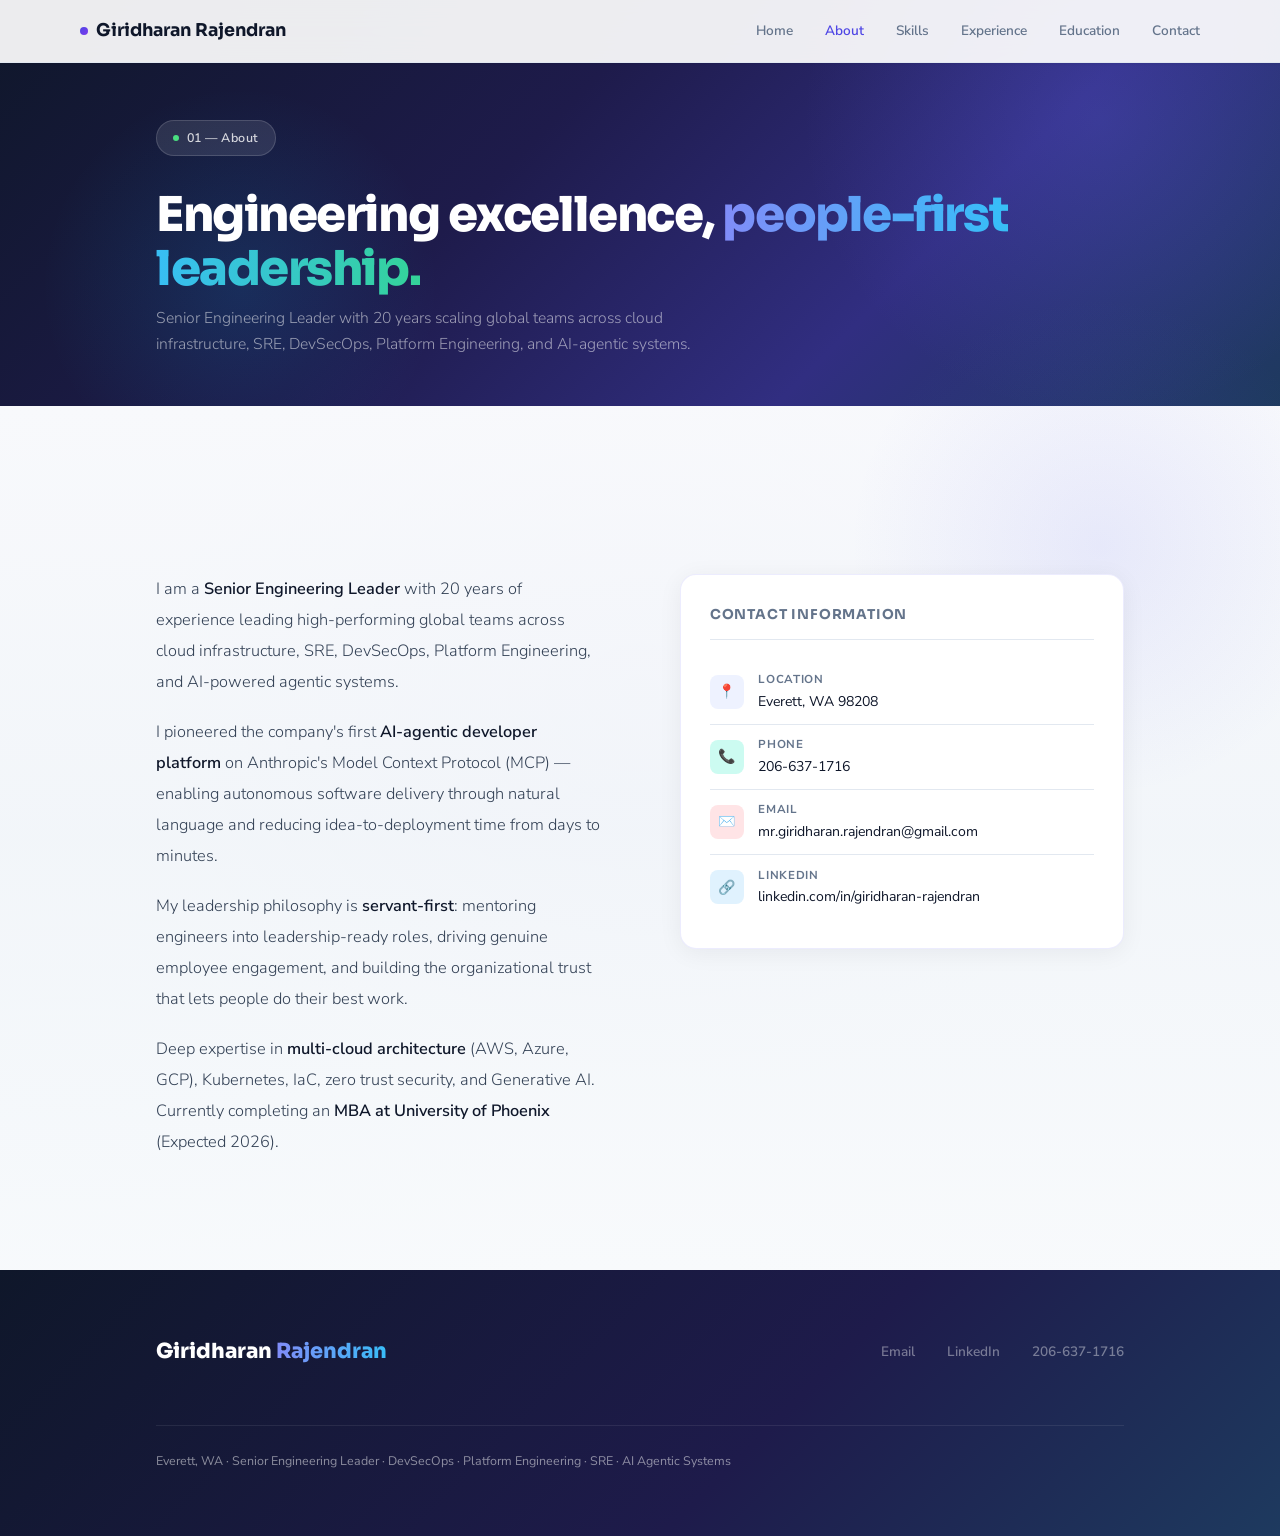
<file: about.html>
<!DOCTYPE html>
<html lang="en">
<head>
<meta charset="UTF-8">
<meta name="viewport" content="width=device-width, initial-scale=1.0">
<title>About — Giridharan Rajendran</title>
<link rel="preconnect" href="https://fonts.googleapis.com">
<link href="https://fonts.googleapis.com/css2?family=Sora:wght@300;400;500;600;700;800&family=Nunito+Sans:ital,wght@0,300;0,400;0,600;1,300&display=swap" rel="stylesheet">
<link rel="stylesheet" href="site.css">
</head>
<body>

<!-- NAV -->
<nav>
  <a class="nav-logo" href="index.html"><div class="nav-dot"></div>Giridharan Rajendran</a>
  <ul>
    <li><a href="index.html">Home</a></li>
    <li><a href="about.html" aria-current="page">About</a></li>
    <li><a href="skills.html">Skills</a></li>
    <li><a href="experience.html">Experience</a></li>
    <li><a href="education.html">Education</a></li>
    <li><a href="mailto:mr.giridharan.rajendran@gmail.com">Contact</a></li>
  </ul>
</nav>

<!-- PAGE HERO -->
<section class="page-hero">
  <div class="container">
    <div class="hero-badge"><div class="hero-badge-dot"></div> 01 — About</div>
    <h1>Engineering excellence, <span class="grad">people-first leadership.</span></h1>
    <p class="page-lead">
      Senior Engineering Leader with 20 years scaling global teams across cloud infrastructure,
      SRE, DevSecOps, Platform Engineering, and AI-agentic systems.
    </p>
  </div>
</section>

<!-- ABOUT -->
<section id="about">
  <div class="sec-wrap">
    <div class="container">
      <div class="about-grid">
        <div class="about-text fade-up">
          <p>I am a <strong>Senior Engineering Leader</strong> with 20 years of experience leading high-performing global teams across cloud infrastructure, SRE, DevSecOps, Platform Engineering, and AI-powered agentic systems.</p>
          <p>I pioneered the company's first <strong>AI-agentic developer platform</strong> on Anthropic's Model Context Protocol (MCP) — enabling autonomous software delivery through natural language and reducing idea-to-deployment time from days to minutes.</p>
          <p>My leadership philosophy is <strong>servant-first</strong>: mentoring engineers into leadership-ready roles, driving genuine employee engagement, and building the organizational trust that lets people do their best work.</p>
          <p>Deep expertise in <strong>multi-cloud architecture</strong> (AWS, Azure, GCP), Kubernetes, IaC, zero trust security, and Generative AI. Currently completing an <strong>MBA at University of Phoenix</strong> (Expected 2026).</p>
        </div>
        <div class="fade-up">
          <div class="contact-card">
            <h3>Contact Information</h3>
            <div class="c-row">
              <div class="c-icon ind">📍</div>
              <div class="c-row-text"><div class="lbl">Location</div><span>Everett, WA 98208</span></div>
            </div>
            <div class="c-row">
              <div class="c-icon tel">📞</div>
              <div class="c-row-text"><div class="lbl">Phone</div><a href="tel:2066371716">206-637-1716</a></div>
            </div>
            <div class="c-row">
              <div class="c-icon ros">✉️</div>
              <div class="c-row-text"><div class="lbl">Email</div><a href="mailto:mr.giridharan.rajendran@gmail.com">mr.giridharan.rajendran@gmail.com</a></div>
            </div>
            <div class="c-row">
              <div class="c-icon sky">🔗</div>
              <div class="c-row-text"><div class="lbl">LinkedIn</div><a href="https://linkedin.com/in/giridharan-rajendran" target="_blank">linkedin.com/in/giridharan-rajendran</a></div>
            </div>
          </div>
        </div>
      </div>
    </div>
  </div>
</section>

<!-- FOOTER -->
<footer>
  <div class="container">
    <div class="footer-inner">
      <div class="f-logo">Giridharan <span>Rajendran</span></div>
      <div class="f-links">
        <a href="mailto:mr.giridharan.rajendran@gmail.com">Email</a>
        <a href="https://linkedin.com/in/giridharan-rajendran" target="_blank">LinkedIn</a>
        <a href="tel:2066371716">206-637-1716</a>
      </div>
      <p class="copy">Everett, WA · Senior Engineering Leader · DevSecOps · Platform Engineering · SRE · AI Agentic Systems</p>
    </div>
  </div>
</footer>

<script>
  const obs = new IntersectionObserver(entries => {
    entries.forEach((e, i) => {
      if (e.isIntersecting) {
        setTimeout(() => e.target.classList.add('visible'), i * 80);
        obs.unobserve(e.target);
      }
    });
  }, { threshold: 0.08 });
  document.querySelectorAll('.fade-up').forEach(el => obs.observe(el));
</script>
</body>
</html>
</file>
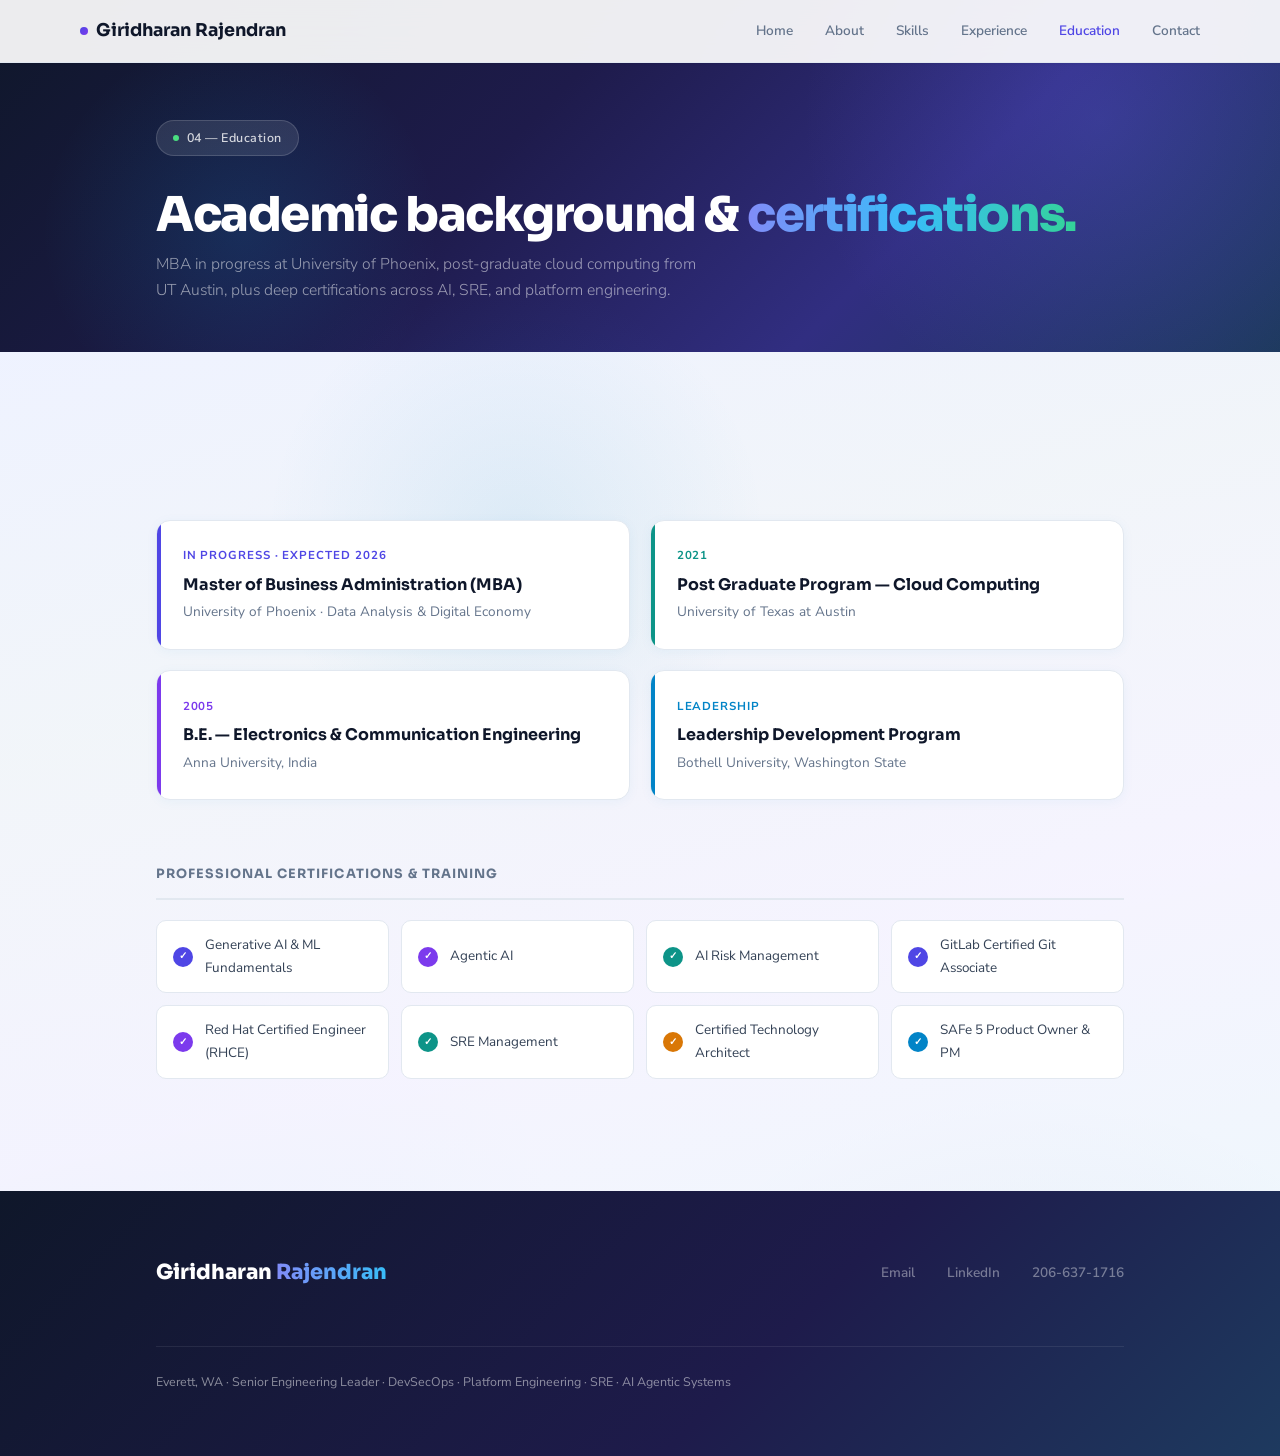
<file: education.html>
<!DOCTYPE html>
<html lang="en">
<head>
<meta charset="UTF-8">
<meta name="viewport" content="width=device-width, initial-scale=1.0">
<title>Education — Giridharan Rajendran</title>
<link rel="preconnect" href="https://fonts.googleapis.com">
<link href="https://fonts.googleapis.com/css2?family=Sora:wght@300;400;500;600;700;800&family=Nunito+Sans:ital,wght@0,300;0,400;0,600;1,300&display=swap" rel="stylesheet">
<link rel="stylesheet" href="site.css">
</head>
<body>

<!-- NAV -->
<nav>
  <a class="nav-logo" href="index.html"><div class="nav-dot"></div>Giridharan Rajendran</a>
  <ul>
    <li><a href="index.html">Home</a></li>
    <li><a href="about.html">About</a></li>
    <li><a href="skills.html">Skills</a></li>
    <li><a href="experience.html">Experience</a></li>
    <li><a href="education.html" aria-current="page">Education</a></li>
    <li><a href="mailto:mr.giridharan.rajendran@gmail.com">Contact</a></li>
  </ul>
</nav>

<!-- PAGE HERO -->
<section class="page-hero">
  <div class="container">
    <div class="hero-badge"><div class="hero-badge-dot"></div> 04 — Education</div>
    <h1>Academic background &amp; <span class="grad">certifications.</span></h1>
    <p class="page-lead">
      MBA in progress at University of Phoenix, post-graduate cloud computing from
      UT Austin, plus deep certifications across AI, SRE, and platform engineering.
    </p>
  </div>
</section>

<!-- EDUCATION -->
<section id="education">
  <div class="sec-wrap alt">
    <div class="container">
      <div class="edu-grid fade-up">
        <div class="edu-card">
          <div class="edu-badge">In Progress · Expected 2026</div>
          <h3>Master of Business Administration (MBA)</h3>
          <div class="school">University of Phoenix · Data Analysis &amp; Digital Economy</div>
        </div>
        <div class="edu-card">
          <div class="edu-badge">2021</div>
          <h3>Post Graduate Program — Cloud Computing</h3>
          <div class="school">University of Texas at Austin</div>
        </div>
        <div class="edu-card">
          <div class="edu-badge">2005</div>
          <h3>B.E. — Electronics &amp; Communication Engineering</h3>
          <div class="school">Anna University, India</div>
        </div>
        <div class="edu-card">
          <div class="edu-badge">Leadership</div>
          <h3>Leadership Development Program</h3>
          <div class="school">Bothell University, Washington State</div>
        </div>
      </div>
      <div class="certs-section fade-up">
        <div class="certs-head">Professional Certifications &amp; Training</div>
        <div class="cert-grid">
          <div class="cert-item"><div class="c-check">✓</div>Generative AI &amp; ML Fundamentals</div>
          <div class="cert-item"><div class="c-check">✓</div>Agentic AI</div>
          <div class="cert-item"><div class="c-check">✓</div>AI Risk Management</div>
          <div class="cert-item"><div class="c-check">✓</div>GitLab Certified Git Associate</div>
          <div class="cert-item"><div class="c-check">✓</div>Red Hat Certified Engineer (RHCE)</div>
          <div class="cert-item"><div class="c-check">✓</div>SRE Management</div>
          <div class="cert-item"><div class="c-check">✓</div>Certified Technology Architect</div>
          <div class="cert-item"><div class="c-check">✓</div>SAFe 5 Product Owner &amp; PM</div>
        </div>
      </div>
    </div>
  </div>
</section>

<!-- FOOTER -->
<footer>
  <div class="container">
    <div class="footer-inner">
      <div class="f-logo">Giridharan <span>Rajendran</span></div>
      <div class="f-links">
        <a href="mailto:mr.giridharan.rajendran@gmail.com">Email</a>
        <a href="https://linkedin.com/in/giridharan-rajendran" target="_blank">LinkedIn</a>
        <a href="tel:2066371716">206-637-1716</a>
      </div>
      <p class="copy">Everett, WA · Senior Engineering Leader · DevSecOps · Platform Engineering · SRE · AI Agentic Systems</p>
    </div>
  </div>
</footer>

<script>
  const obs = new IntersectionObserver(entries => {
    entries.forEach((e, i) => {
      if (e.isIntersecting) {
        setTimeout(() => e.target.classList.add('visible'), i * 80);
        obs.unobserve(e.target);
      }
    });
  }, { threshold: 0.08 });
  document.querySelectorAll('.fade-up').forEach(el => obs.observe(el));
</script>
</body>
</html>
</file>
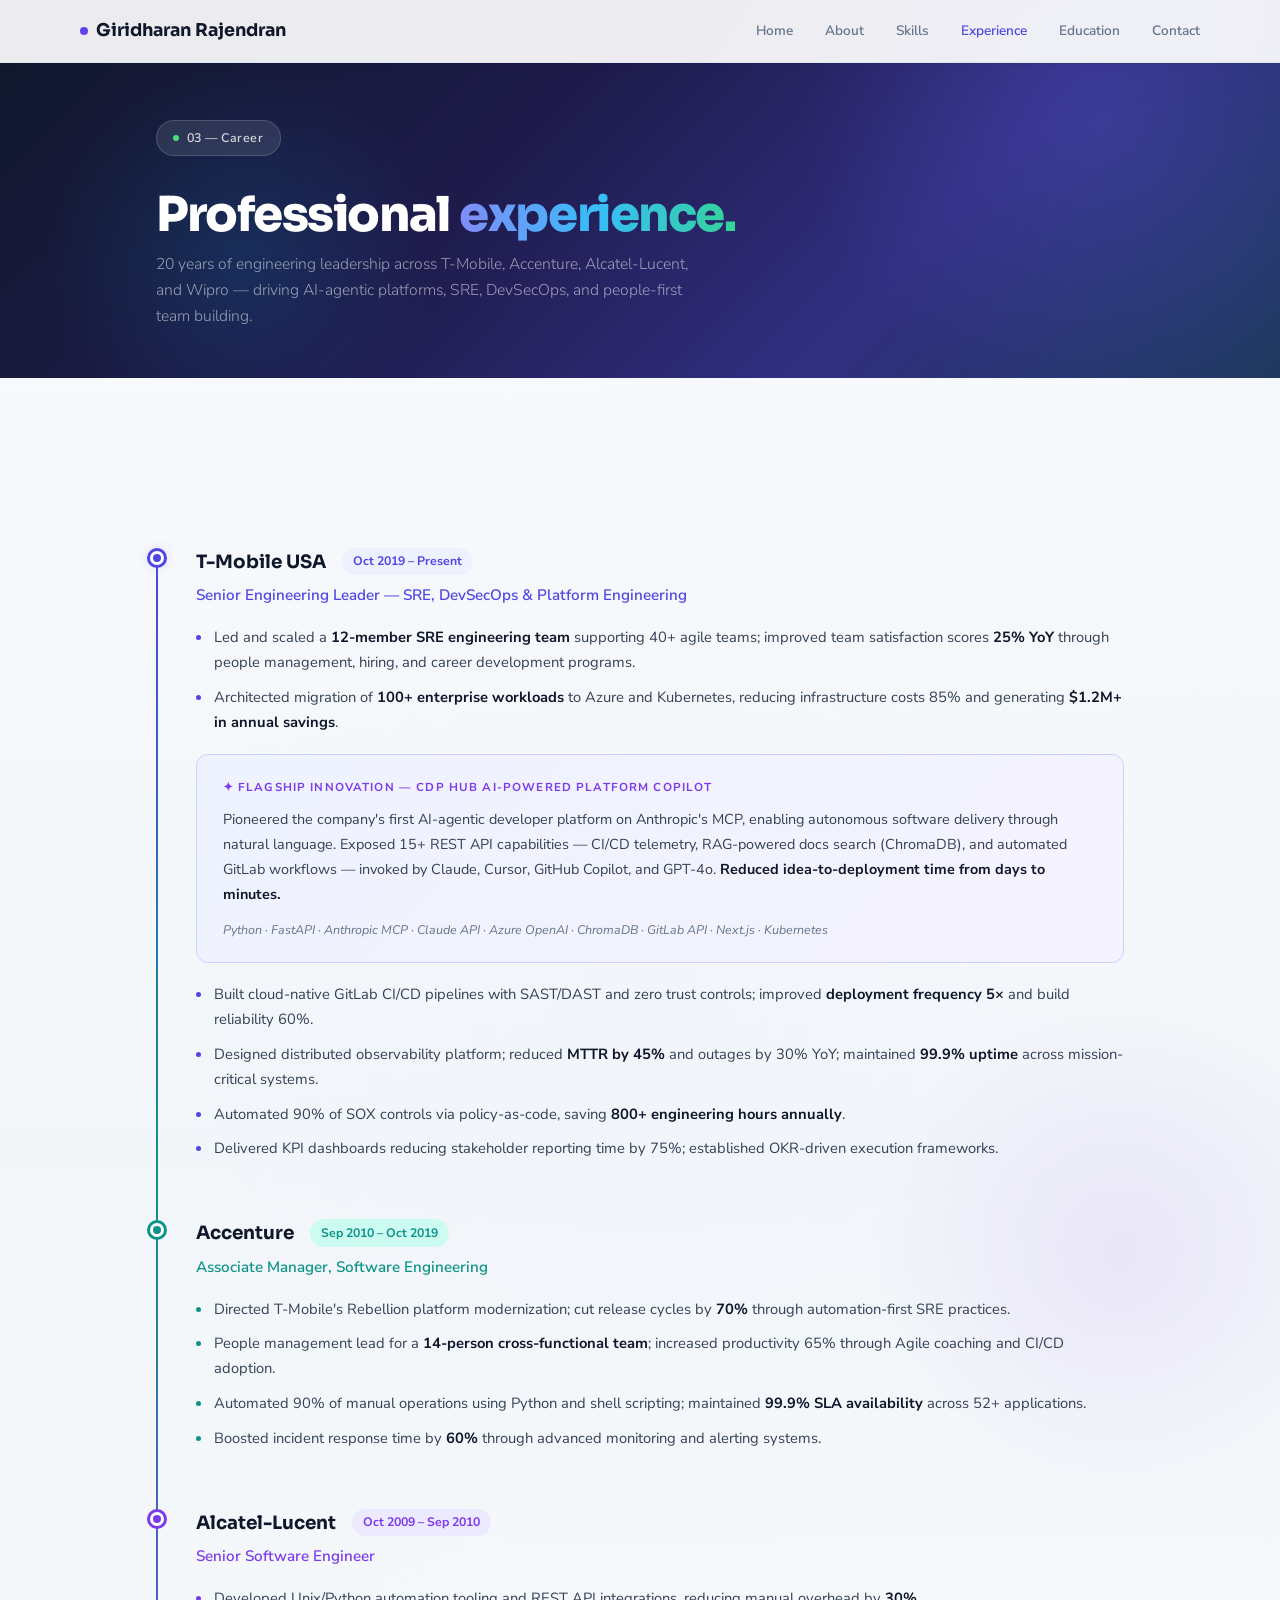
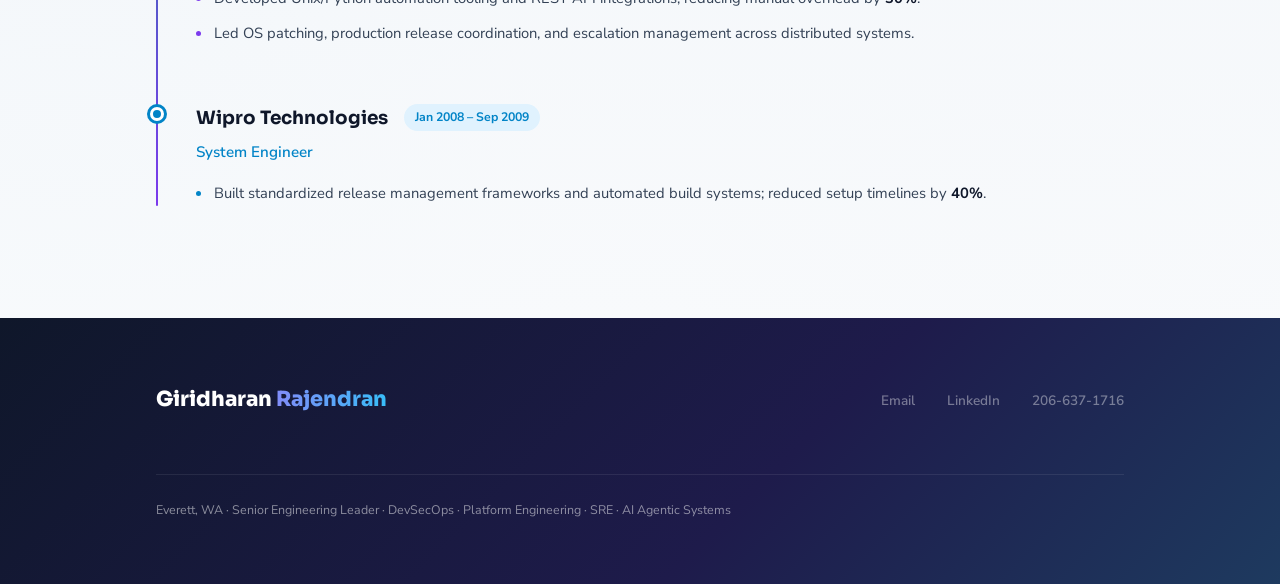
<file: experience.html>
<!DOCTYPE html>
<html lang="en">
<head>
<meta charset="UTF-8">
<meta name="viewport" content="width=device-width, initial-scale=1.0">
<title>Experience — Giridharan Rajendran</title>
<link rel="preconnect" href="https://fonts.googleapis.com">
<link href="https://fonts.googleapis.com/css2?family=Sora:wght@300;400;500;600;700;800&family=Nunito+Sans:ital,wght@0,300;0,400;0,600;1,300&display=swap" rel="stylesheet">
<link rel="stylesheet" href="site.css">
</head>
<body>

<!-- NAV -->
<nav>
  <a class="nav-logo" href="index.html"><div class="nav-dot"></div>Giridharan Rajendran</a>
  <ul>
    <li><a href="index.html">Home</a></li>
    <li><a href="about.html">About</a></li>
    <li><a href="skills.html">Skills</a></li>
    <li><a href="experience.html" aria-current="page">Experience</a></li>
    <li><a href="education.html">Education</a></li>
    <li><a href="mailto:mr.giridharan.rajendran@gmail.com">Contact</a></li>
  </ul>
</nav>

<!-- PAGE HERO -->
<section class="page-hero">
  <div class="container">
    <div class="hero-badge"><div class="hero-badge-dot"></div> 03 — Career</div>
    <h1>Professional <span class="grad">experience.</span></h1>
    <p class="page-lead">
      20 years of engineering leadership across T-Mobile, Accenture, Alcatel-Lucent, and Wipro —
      driving AI-agentic platforms, SRE, DevSecOps, and people-first team building.
    </p>
  </div>
</section>

<!-- EXPERIENCE -->
<section id="experience">
  <div class="sec-wrap">
    <div class="container">
      <div class="timeline">
        <div class="t-item fade-up">
          <div class="t-dot"></div>
          <div class="t-header">
            <span class="t-company">T-Mobile USA</span>
            <span class="t-period">Oct 2019 – Present</span>
          </div>
          <div class="t-role">Senior Engineering Leader — SRE, DevSecOps &amp; Platform Engineering</div>
          <ul>
            <li>Led and scaled a <strong>12-member SRE engineering team</strong> supporting 40+ agile teams; improved team satisfaction scores <strong>25% YoY</strong> through people management, hiring, and career development programs.</li>
            <li>Architected migration of <strong>100+ enterprise workloads</strong> to Azure and Kubernetes, reducing infrastructure costs 85% and generating <strong>$1.2M+ in annual savings</strong>.</li>
          </ul>
          <div class="flagship">
            <div class="flagship-lbl">✦ Flagship Innovation — CDP Hub AI-Powered Platform Copilot</div>
            <p>Pioneered the company's first AI-agentic developer platform on Anthropic's MCP, enabling autonomous software delivery through natural language. Exposed 15+ REST API capabilities — CI/CD telemetry, RAG-powered docs search (ChromaDB), and automated GitLab workflows — invoked by Claude, Cursor, GitHub Copilot, and GPT-4o. <strong>Reduced idea-to-deployment time from days to minutes.</strong></p>
            <div class="stack">Python · FastAPI · Anthropic MCP · Claude API · Azure OpenAI · ChromaDB · GitLab API · Next.js · Kubernetes</div>
          </div>
          <ul>
            <li>Built cloud-native GitLab CI/CD pipelines with SAST/DAST and zero trust controls; improved <strong>deployment frequency 5×</strong> and build reliability 60%.</li>
            <li>Designed distributed observability platform; reduced <strong>MTTR by 45%</strong> and outages by 30% YoY; maintained <strong>99.9% uptime</strong> across mission-critical systems.</li>
            <li>Automated 90% of SOX controls via policy-as-code, saving <strong>800+ engineering hours annually</strong>.</li>
            <li>Delivered KPI dashboards reducing stakeholder reporting time by 75%; established OKR-driven execution frameworks.</li>
          </ul>
        </div>

        <div class="t-item fade-up">
          <div class="t-dot"></div>
          <div class="t-header">
            <span class="t-company">Accenture</span>
            <span class="t-period">Sep 2010 – Oct 2019</span>
          </div>
          <div class="t-role">Associate Manager, Software Engineering</div>
          <ul>
            <li>Directed T-Mobile's Rebellion platform modernization; cut release cycles by <strong>70%</strong> through automation-first SRE practices.</li>
            <li>People management lead for a <strong>14-person cross-functional team</strong>; increased productivity 65% through Agile coaching and CI/CD adoption.</li>
            <li>Automated 90% of manual operations using Python and shell scripting; maintained <strong>99.9% SLA availability</strong> across 52+ applications.</li>
            <li>Boosted incident response time by <strong>60%</strong> through advanced monitoring and alerting systems.</li>
          </ul>
        </div>

        <div class="t-item fade-up">
          <div class="t-dot"></div>
          <div class="t-header">
            <span class="t-company">Alcatel-Lucent</span>
            <span class="t-period">Oct 2009 – Sep 2010</span>
          </div>
          <div class="t-role">Senior Software Engineer</div>
          <ul>
            <li>Developed Unix/Python automation tooling and REST API integrations, reducing manual overhead by <strong>30%</strong>.</li>
            <li>Led OS patching, production release coordination, and escalation management across distributed systems.</li>
          </ul>
        </div>

        <div class="t-item fade-up">
          <div class="t-dot"></div>
          <div class="t-header">
            <span class="t-company">Wipro Technologies</span>
            <span class="t-period">Jan 2008 – Sep 2009</span>
          </div>
          <div class="t-role">System Engineer</div>
          <ul>
            <li>Built standardized release management frameworks and automated build systems; reduced setup timelines by <strong>40%</strong>.</li>
          </ul>
        </div>
      </div>
    </div>
  </div>
</section>

<!-- FOOTER -->
<footer>
  <div class="container">
    <div class="footer-inner">
      <div class="f-logo">Giridharan <span>Rajendran</span></div>
      <div class="f-links">
        <a href="mailto:mr.giridharan.rajendran@gmail.com">Email</a>
        <a href="https://linkedin.com/in/giridharan-rajendran" target="_blank">LinkedIn</a>
        <a href="tel:2066371716">206-637-1716</a>
      </div>
      <p class="copy">Everett, WA · Senior Engineering Leader · DevSecOps · Platform Engineering · SRE · AI Agentic Systems</p>
    </div>
  </div>
</footer>

<script>
  const obs = new IntersectionObserver(entries => {
    entries.forEach((e, i) => {
      if (e.isIntersecting) {
        setTimeout(() => e.target.classList.add('visible'), i * 80);
        obs.unobserve(e.target);
      }
    });
  }, { threshold: 0.08 });
  document.querySelectorAll('.fade-up').forEach(el => obs.observe(el));
</script>
</body>
</html>
</file>
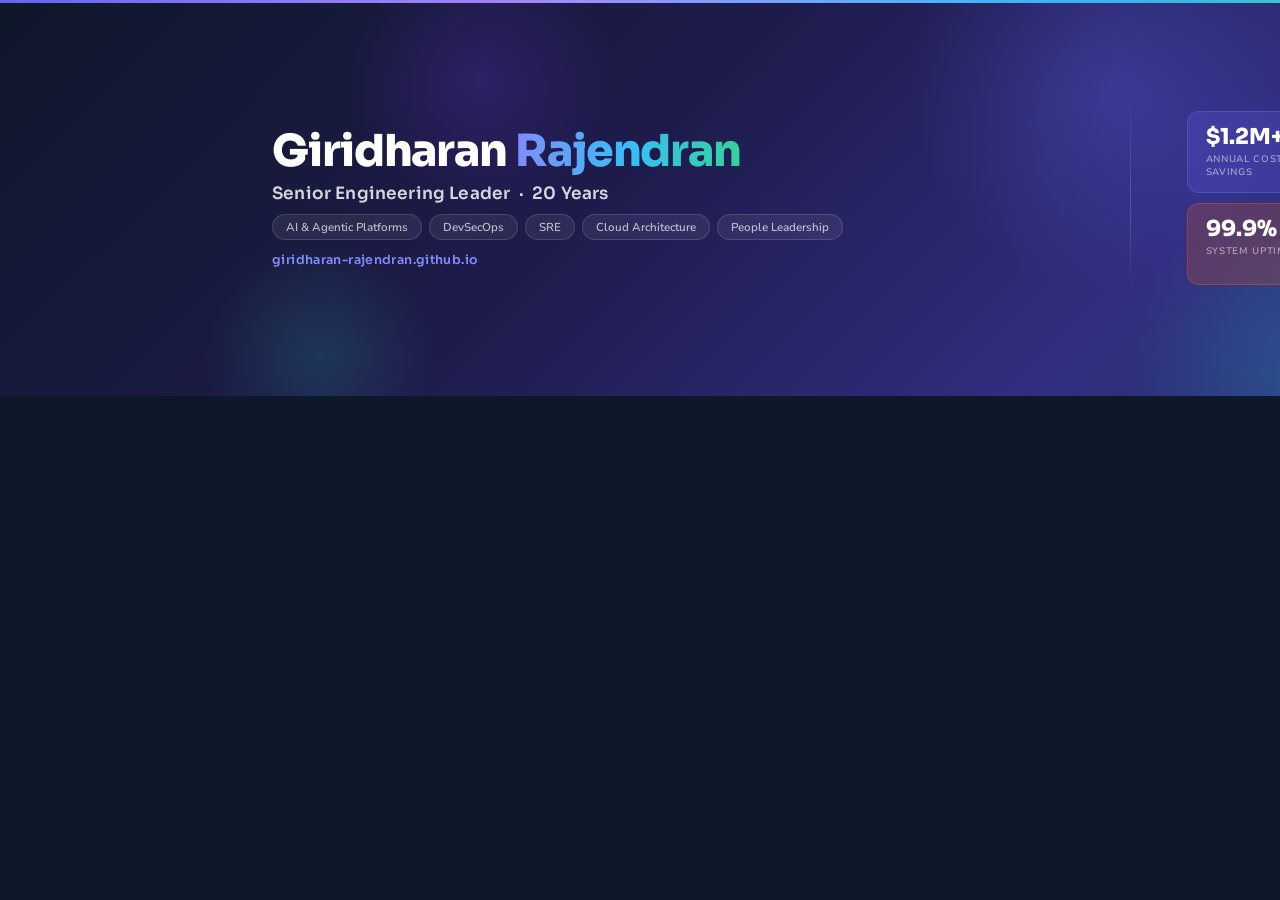
<file: linkedin-banner.html>
<!DOCTYPE html>
<html>
<head>
<meta charset="UTF-8">
<link rel="preconnect" href="https://fonts.googleapis.com">
<link rel="preconnect" href="https://fonts.gstatic.com" crossorigin>
<link href="https://fonts.googleapis.com/css2?family=Sora:wght@600;700;800&family=Nunito+Sans:wght@300;400;600&display=swap" rel="stylesheet">
<style>
  *{ margin:0; padding:0; box-sizing:border-box; }
  html,body{ width:1584px; height:396px; overflow:hidden; background:#0F172A; }

  .banner{
    width:1584px; height:396px;
    background:linear-gradient(135deg,#0F172A 0%,#1E1B4B 40%,#312E81 72%,#1E3A5F 100%);
    display:flex; align-items:center; padding:0 72px;
    font-family:'Nunito Sans',sans-serif;
    position:relative; overflow:hidden;
  }

  /* decorative glow orbs */
  .orb1{position:absolute;top:-120px;right:260px;width:420px;height:420px;border-radius:50%;background:radial-gradient(circle,rgba(99,102,241,0.28) 0%,transparent 68%);pointer-events:none;}
  .orb2{position:absolute;bottom:-160px;right:80px;width:380px;height:380px;border-radius:50%;background:radial-gradient(circle,rgba(56,189,248,0.22) 0%,transparent 68%);pointer-events:none;}
  .orb3{position:absolute;top:-60px;left:340px;width:280px;height:280px;border-radius:50%;background:radial-gradient(circle,rgba(124,58,237,0.2) 0%,transparent 68%);pointer-events:none;}
  .orb4{position:absolute;bottom:-80px;left:200px;width:240px;height:240px;border-radius:50%;background:radial-gradient(circle,rgba(45,212,191,0.15) 0%,transparent 68%);pointer-events:none;}

  /* thin accent line top */
  .accent-line{position:absolute;top:0;left:0;right:0;height:3px;background:linear-gradient(90deg,#6366F1,#A78BFA,#38BDF8,#34D399);}

  /* ── LEFT: name + title + tags ── */
  /* shifted right so LinkedIn's bottom-left profile circle (≈180px) doesn't cover it */
  .left{
    padding-left:200px;
    display:flex; flex-direction:column; justify-content:center;
    gap:10px; flex:1; position:relative; z-index:1;
  }

  .name{
    font-family:'Sora',sans-serif; font-weight:800;
    font-size:44px; line-height:1; letter-spacing:-0.025em; color:#fff;
  }
  .name span{
    background:linear-gradient(90deg,#818CF8,#38BDF8,#34D399);
    -webkit-background-clip:text; -webkit-text-fill-color:transparent; background-clip:text;
  }

  .title{
    font-family:'Sora',sans-serif; font-weight:600;
    font-size:17px; color:rgba(255,255,255,0.82); letter-spacing:0.01em;
  }

  .tags{ display:flex; gap:7px; flex-wrap:wrap; }
  .tag{
    font-size:11.5px; font-weight:600; padding:4px 13px; border-radius:100px;
    background:rgba(255,255,255,0.07); border:1px solid rgba(255,255,255,0.14);
    color:rgba(255,255,255,0.68);
  }

  .url{
    font-family:'Sora',sans-serif; font-size:12.5px; font-weight:600;
    color:#818CF8; letter-spacing:0.03em; margin-top:2px;
  }

  /* ── DIVIDER ── */
  .divider{
    width:1px; height:200px; flex-shrink:0;
    background:linear-gradient(to bottom,transparent,rgba(255,255,255,0.18),transparent);
    margin:0 56px; position:relative; z-index:1;
  }

  /* ── RIGHT: stats grid ── */
  .stats{ display:flex; flex-direction:column; gap:10px; min-width:320px; position:relative; z-index:1; }

  .stat-row{ display:flex; gap:10px; }

  .stat{ flex:1; padding:14px 18px; border-radius:12px; }
  .stat.c1{ background:rgba(99,102,241,0.22);  border:1px solid rgba(99,102,241,0.42); }
  .stat.c2{ background:rgba(13,148,136,0.22);  border:1px solid rgba(13,148,136,0.42); }
  .stat.c3{ background:rgba(234,88,12,0.22);   border:1px solid rgba(234,88,12,0.42); }
  .stat.c4{ background:rgba(124,58,237,0.22);  border:1px solid rgba(124,58,237,0.42); }

  .stat-num{
    font-family:'Sora',sans-serif; font-size:22px; font-weight:800; color:#fff; line-height:1;
  }
  .stat-lbl{
    font-size:9.5px; font-weight:600; color:rgba(255,255,255,0.52);
    text-transform:uppercase; letter-spacing:0.07em; margin-top:4px;
  }
</style>
</head>
<body>
<div class="banner">
  <div class="accent-line"></div>
  <div class="orb1"></div>
  <div class="orb2"></div>
  <div class="orb3"></div>
  <div class="orb4"></div>

  <div class="left">
    <div class="name">Giridharan <span>Rajendran</span></div>
    <div class="title">Senior Engineering Leader &nbsp;·&nbsp; 20 Years</div>
    <div class="tags">
      <span class="tag">AI &amp; Agentic Platforms</span>
      <span class="tag">DevSecOps</span>
      <span class="tag">SRE</span>
      <span class="tag">Cloud Architecture</span>
      <span class="tag">People Leadership</span>
    </div>
    <div class="url">giridharan-rajendran.github.io</div>
  </div>

  <div class="divider"></div>

  <div class="stats">
    <div class="stat-row">
      <div class="stat c1">
        <div class="stat-num">$1.2M+</div>
        <div class="stat-lbl">Annual Cost Savings</div>
      </div>
      <div class="stat c2">
        <div class="stat-num">5×</div>
        <div class="stat-lbl">Deploy Frequency</div>
      </div>
    </div>
    <div class="stat-row">
      <div class="stat c3">
        <div class="stat-num">99.9%</div>
        <div class="stat-lbl">System Uptime</div>
      </div>
      <div class="stat c4">
        <div class="stat-num">800+</div>
        <div class="stat-lbl">Compliance Hrs Saved</div>
      </div>
    </div>
  </div>

</div>
</body>
</html>
</file>
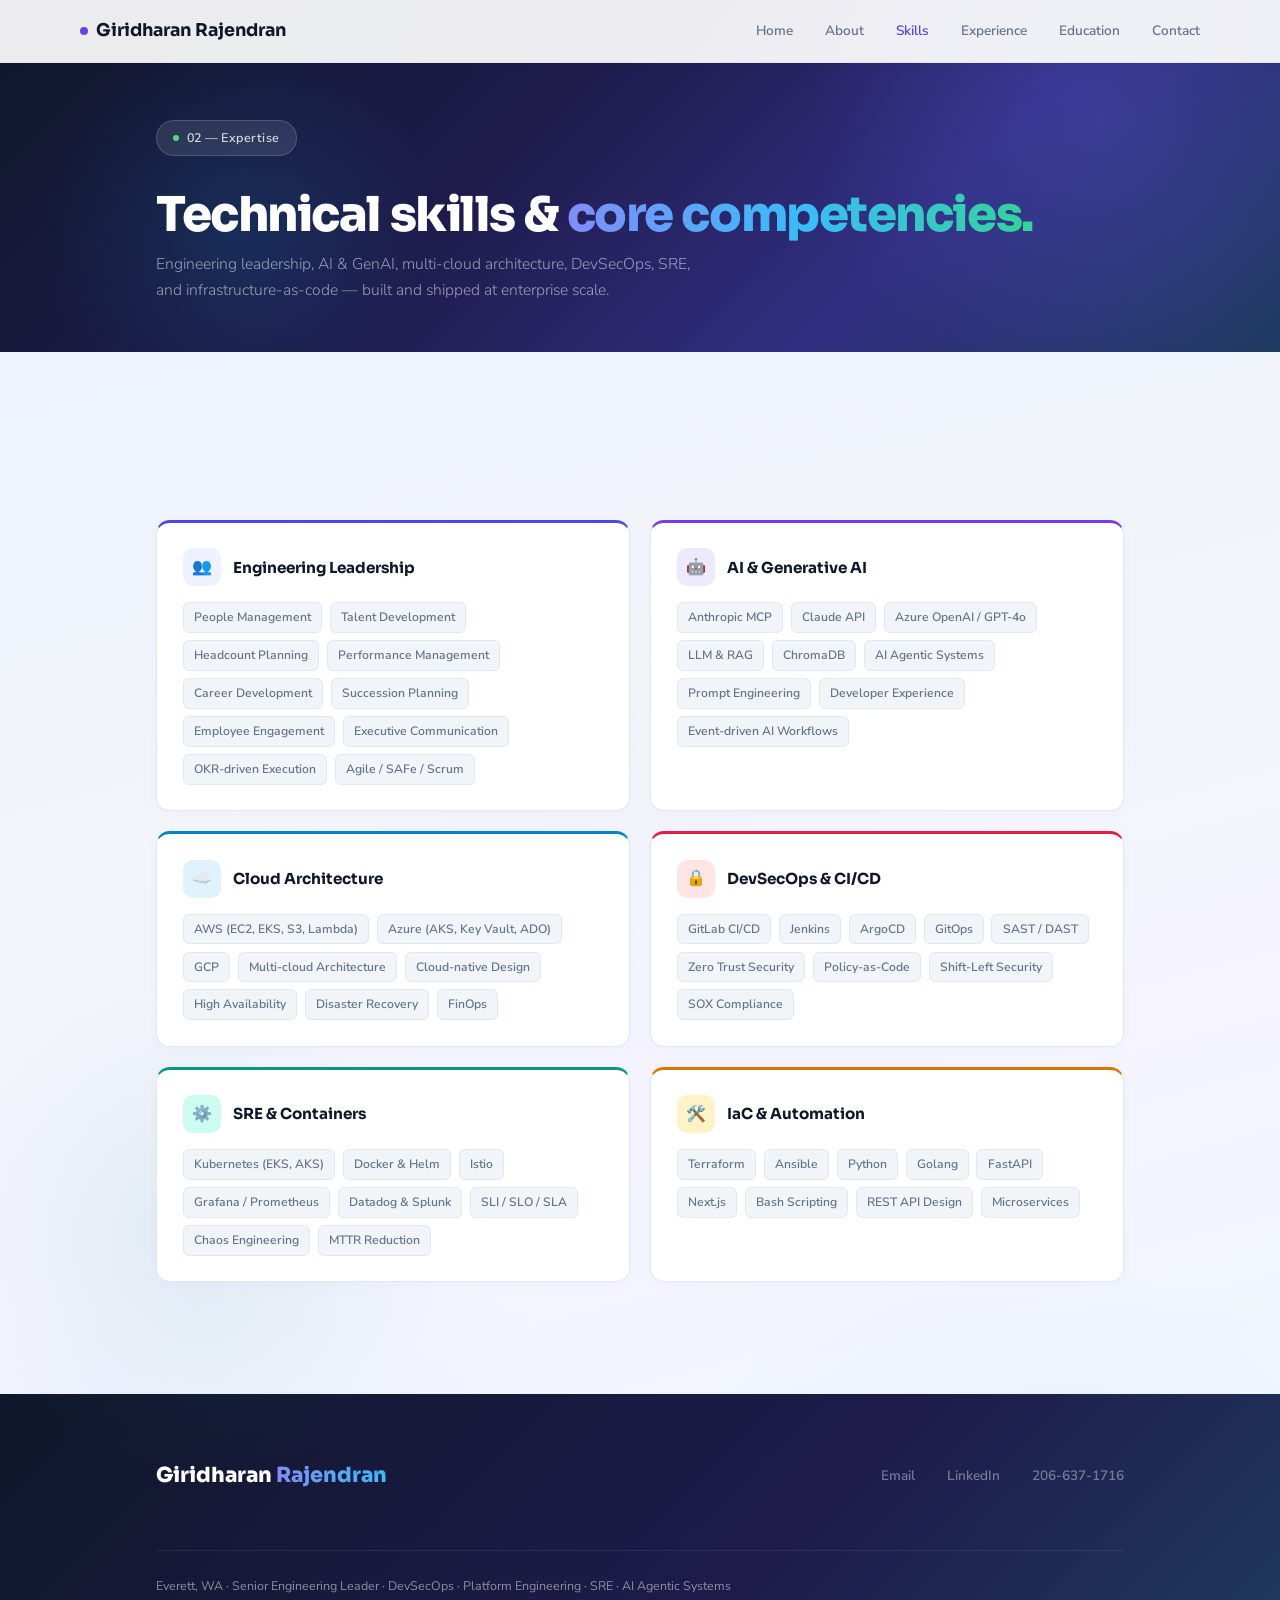
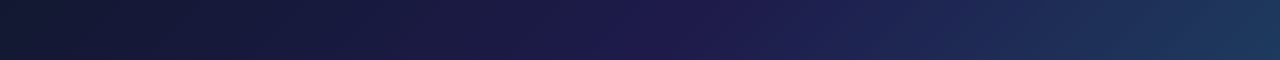
<file: skills.html>
<!DOCTYPE html>
<html lang="en">
<head>
<meta charset="UTF-8">
<meta name="viewport" content="width=device-width, initial-scale=1.0">
<title>Skills — Giridharan Rajendran</title>
<link rel="preconnect" href="https://fonts.googleapis.com">
<link href="https://fonts.googleapis.com/css2?family=Sora:wght@300;400;500;600;700;800&family=Nunito+Sans:ital,wght@0,300;0,400;0,600;1,300&display=swap" rel="stylesheet">
<link rel="stylesheet" href="site.css">
</head>
<body>

<!-- NAV -->
<nav>
  <a class="nav-logo" href="index.html"><div class="nav-dot"></div>Giridharan Rajendran</a>
  <ul>
    <li><a href="index.html">Home</a></li>
    <li><a href="about.html">About</a></li>
    <li><a href="skills.html" aria-current="page">Skills</a></li>
    <li><a href="experience.html">Experience</a></li>
    <li><a href="education.html">Education</a></li>
    <li><a href="mailto:mr.giridharan.rajendran@gmail.com">Contact</a></li>
  </ul>
</nav>

<!-- PAGE HERO -->
<section class="page-hero">
  <div class="container">
    <div class="hero-badge"><div class="hero-badge-dot"></div> 02 — Expertise</div>
    <h1>Technical skills &amp; <span class="grad">core competencies.</span></h1>
    <p class="page-lead">
      Engineering leadership, AI &amp; GenAI, multi-cloud architecture, DevSecOps,
      SRE, and infrastructure-as-code — built and shipped at enterprise scale.
    </p>
  </div>
</section>

<!-- SKILLS -->
<section id="skills">
  <div class="sec-wrap alt">
    <div class="container">
      <div class="skills-grid">
        <div class="sk-card s1 fade-up">
          <div class="sk-head"><div class="sk-ico">👥</div><h3>Engineering Leadership</h3></div>
          <div class="tags"><span class="tag">People Management</span><span class="tag">Talent Development</span><span class="tag">Headcount Planning</span><span class="tag">Performance Management</span><span class="tag">Career Development</span><span class="tag">Succession Planning</span><span class="tag">Employee Engagement</span><span class="tag">Executive Communication</span><span class="tag">OKR-driven Execution</span><span class="tag">Agile / SAFe / Scrum</span></div>
        </div>
        <div class="sk-card s2 fade-up">
          <div class="sk-head"><div class="sk-ico">🤖</div><h3>AI &amp; Generative AI</h3></div>
          <div class="tags"><span class="tag">Anthropic MCP</span><span class="tag">Claude API</span><span class="tag">Azure OpenAI / GPT-4o</span><span class="tag">LLM &amp; RAG</span><span class="tag">ChromaDB</span><span class="tag">AI Agentic Systems</span><span class="tag">Prompt Engineering</span><span class="tag">Developer Experience</span><span class="tag">Event-driven AI Workflows</span></div>
        </div>
        <div class="sk-card s3 fade-up">
          <div class="sk-head"><div class="sk-ico">☁️</div><h3>Cloud Architecture</h3></div>
          <div class="tags"><span class="tag">AWS (EC2, EKS, S3, Lambda)</span><span class="tag">Azure (AKS, Key Vault, ADO)</span><span class="tag">GCP</span><span class="tag">Multi-cloud Architecture</span><span class="tag">Cloud-native Design</span><span class="tag">High Availability</span><span class="tag">Disaster Recovery</span><span class="tag">FinOps</span></div>
        </div>
        <div class="sk-card s4 fade-up">
          <div class="sk-head"><div class="sk-ico">🔒</div><h3>DevSecOps &amp; CI/CD</h3></div>
          <div class="tags"><span class="tag">GitLab CI/CD</span><span class="tag">Jenkins</span><span class="tag">ArgoCD</span><span class="tag">GitOps</span><span class="tag">SAST / DAST</span><span class="tag">Zero Trust Security</span><span class="tag">Policy-as-Code</span><span class="tag">Shift-Left Security</span><span class="tag">SOX Compliance</span></div>
        </div>
        <div class="sk-card s5 fade-up">
          <div class="sk-head"><div class="sk-ico">⚙️</div><h3>SRE &amp; Containers</h3></div>
          <div class="tags"><span class="tag">Kubernetes (EKS, AKS)</span><span class="tag">Docker &amp; Helm</span><span class="tag">Istio</span><span class="tag">Grafana / Prometheus</span><span class="tag">Datadog &amp; Splunk</span><span class="tag">SLI / SLO / SLA</span><span class="tag">Chaos Engineering</span><span class="tag">MTTR Reduction</span></div>
        </div>
        <div class="sk-card s6 fade-up">
          <div class="sk-head"><div class="sk-ico">🛠️</div><h3>IaC &amp; Automation</h3></div>
          <div class="tags"><span class="tag">Terraform</span><span class="tag">Ansible</span><span class="tag">Python</span><span class="tag">Golang</span><span class="tag">FastAPI</span><span class="tag">Next.js</span><span class="tag">Bash Scripting</span><span class="tag">REST API Design</span><span class="tag">Microservices</span></div>
        </div>
      </div>
    </div>
  </div>
</section>

<!-- FOOTER -->
<footer>
  <div class="container">
    <div class="footer-inner">
      <div class="f-logo">Giridharan <span>Rajendran</span></div>
      <div class="f-links">
        <a href="mailto:mr.giridharan.rajendran@gmail.com">Email</a>
        <a href="https://linkedin.com/in/giridharan-rajendran" target="_blank">LinkedIn</a>
        <a href="tel:2066371716">206-637-1716</a>
      </div>
      <p class="copy">Everett, WA · Senior Engineering Leader · DevSecOps · Platform Engineering · SRE · AI Agentic Systems</p>
    </div>
  </div>
</footer>

<script>
  const obs = new IntersectionObserver(entries => {
    entries.forEach((e, i) => {
      if (e.isIntersecting) {
        setTimeout(() => e.target.classList.add('visible'), i * 80);
        obs.unobserve(e.target);
      }
    });
  }, { threshold: 0.08 });
  document.querySelectorAll('.fade-up').forEach(el => obs.observe(el));
</script>
</body>
</html>
</file>
<file: site.css>
:root {
  --indigo:   #4F46E5;
  --indigo-d: #3730A3;
  --teal:     #0D9488;
  --teal-lt:  #CCFBF1;
  --rose:     #E11D48;
  --rose-lt:  #FFE4E6;
  --amber:    #D97706;
  --amber-lt: #FEF3C7;
  --violet:   #7C3AED;
  --violet-lt:#EDE9FE;
  --sky:      #0284C7;
  --sky-lt:   #E0F2FE;
  --emerald:  #059669;
  --emerald-lt:#D1FAE5;
  --coral:    #EA580C;
  --coral-lt: #FFEDD5;

  --bg:       #F8F9FC;
  --white:    #ffffff;
  --ink:      #0F172A;
  --ink-mid:  #334155;
  --ink-soft: #64748B;
  --border:   #E2E8F0;
  --surface:  #F1F5F9;
}

*, *::before, *::after { box-sizing: border-box; margin: 0; padding: 0; }
html { scroll-behavior: smooth; }

body {
  background-color: var(--bg);
  background-image:
    radial-gradient(ellipse 100% 70% at 95% 5%, rgba(99, 102, 241, 0.11) 0%, transparent 52%),
    radial-gradient(ellipse 80% 55% at 5% 85%, rgba(14, 165, 233, 0.09) 0%, transparent 48%),
    radial-gradient(ellipse 70% 50% at 50% 45%, rgba(124, 58, 237, 0.05) 0%, transparent 55%),
    radial-gradient(ellipse 60% 40% at 80% 95%, rgba(49, 46, 129, 0.06) 0%, transparent 50%);
  color: var(--ink);
  font-family: 'Nunito Sans', sans-serif;
  font-size: 16px;
  line-height: 1.7;
  overflow-x: hidden;
}

/* ── NAV ── */
nav {
  position: fixed; top: 0; left: 0; right: 0; z-index: 100;
  display: flex; justify-content: space-between; align-items: center;
  padding: 1rem 5rem;
  background: rgba(255,255,255,0.92);
  backdrop-filter: blur(20px);
  border-bottom: 1px solid var(--border);
  box-shadow: 0 1px 3px rgba(15,23,42,0.06);
}

.nav-logo {
  font-family: 'Sora', sans-serif; font-weight: 700; font-size: 1.1rem;
  color: var(--ink); text-decoration: none; display: flex; align-items: center; gap: 0.5rem;
}

.nav-dot {
  width: 8px; height: 8px; border-radius: 50%;
  background: linear-gradient(135deg, var(--indigo), var(--violet));
}

nav ul { display: flex; gap: 2rem; list-style: none; }
nav a { color: var(--ink-soft); text-decoration: none; font-size: 0.85rem; font-weight: 600; transition: color 0.2s; }
nav a:hover { color: var(--indigo); }
nav a[aria-current="page"] { color: var(--indigo); }

.container { max-width: 1080px; margin: 0 auto; padding: 0 3.5rem; }

/* ── HERO ── */
#hero {
  min-height: 100vh;
  background: linear-gradient(135deg, #0F172A 0%, #1E1B4B 40%, #312E81 70%, #1E3A5F 100%);
  display: flex; align-items: center; padding-top: 5rem;
  position: relative; overflow: hidden;
}

/* Decorative circles */
#hero::before {
  content: '';
  position: absolute; width: 700px; height: 700px; border-radius: 50%;
  background: radial-gradient(circle, rgba(99,102,241,0.2) 0%, transparent 70%);
  top: -200px; right: -150px; pointer-events: none;
}

#hero::after {
  content: '';
  position: absolute; width: 500px; height: 500px; border-radius: 50%;
  background: radial-gradient(circle, rgba(14,165,233,0.15) 0%, transparent 70%);
  bottom: -100px; left: 50px; pointer-events: none;
}

.hero-inner {
  display: grid; grid-template-columns: 1fr auto; gap: 4rem;
  align-items: center; width: 100%; padding: 5rem 0; position: relative; z-index: 1;
}

.hero-badge {
  display: inline-flex; align-items: center; gap: 0.5rem;
  background: rgba(255,255,255,0.1); border: 1px solid rgba(255,255,255,0.15);
  border-radius: 100px; padding: 0.4rem 1rem; font-size: 0.78rem;
  color: rgba(255,255,255,0.8); font-weight: 600; letter-spacing: 0.04em;
  margin-bottom: 2rem;
}

.hero-badge-dot { width: 6px; height: 6px; border-radius: 50%; background: #4ADE80; }

h1 {
  font-family: 'Sora', sans-serif; font-weight: 800;
  font-size: clamp(3rem, 5.5vw, 4.8rem); line-height: 1.05;
  letter-spacing: -0.03em; color: #fff; margin-bottom: 0.5rem;
}

h1 .grad {
  background: linear-gradient(90deg, #818CF8, #38BDF8, #34D399);
  -webkit-background-clip: text; -webkit-text-fill-color: transparent;
  background-clip: text;
}

.hero-sub {
  font-size: 1.05rem; color: rgba(255,255,255,0.6);
  margin: 1.2rem 0 2rem; font-weight: 300; line-height: 1.7;
  max-width: 540px;
}

.hero-sub strong { color: rgba(255,255,255,0.9); font-weight: 600; }

.hero-tags { display: flex; flex-wrap: wrap; gap: 0.5rem; margin-bottom: 2.5rem; }

.htag {
  font-size: 0.78rem; padding: 0.3rem 0.9rem; border-radius: 100px;
  background: rgba(255,255,255,0.08); border: 1px solid rgba(255,255,255,0.12);
  color: rgba(255,255,255,0.7); font-weight: 600;
}

.btn-group { display: flex; gap: 1rem; flex-wrap: wrap; }

.btn {
  display: inline-flex; align-items: center; gap: 0.5rem;
  padding: 0.85rem 2rem; border-radius: 8px; font-size: 0.88rem;
  font-weight: 700; text-decoration: none; transition: all 0.25s;
  cursor: pointer; border: none; letter-spacing: 0.02em;
}

.btn-primary {
  background: linear-gradient(135deg, #6366F1, #8B5CF6);
  color: #fff; box-shadow: 0 4px 15px rgba(99,102,241,0.4);
}
.btn-primary:hover { transform: translateY(-2px); box-shadow: 0 8px 25px rgba(99,102,241,0.5); }

.btn-ghost {
  background: rgba(255,255,255,0.1); color: #fff;
  border: 1px solid rgba(255,255,255,0.2);
}
.btn-ghost:hover { background: rgba(255,255,255,0.18); }

/* ── STATS CARDS ── */
.stats-stack {
  display: flex; flex-direction: column; gap: 0.75rem; min-width: 230px;
}

.stat-card {
  border-radius: 12px; padding: 1.1rem 1.4rem;
  display: flex; align-items: center; gap: 1rem;
  backdrop-filter: blur(10px);
}

.stat-card.c1 { background: rgba(99,102,241,0.25); border: 1px solid rgba(99,102,241,0.4); }
.stat-card.c2 { background: rgba(13,148,136,0.25); border: 1px solid rgba(13,148,136,0.4); }
.stat-card.c3 { background: rgba(234,88,12,0.25); border: 1px solid rgba(234,88,12,0.4); }
.stat-card.c4 { background: rgba(217,119,6,0.25); border: 1px solid rgba(217,119,6,0.4); }
.stat-card.c5 { background: rgba(124,58,237,0.25); border: 1px solid rgba(124,58,237,0.4); }
.stat-card.c6 { background: rgba(2,132,199,0.25); border: 1px solid rgba(2,132,199,0.4); }

.stat-num { font-family: 'Sora', sans-serif; font-size: 1.5rem; font-weight: 800; color: #fff; line-height: 1; }
.stat-lbl { font-size: 0.75rem; color: rgba(255,255,255,0.65); font-weight: 600; }

/* ── SECTION HEADER (same palette as hero / footer, lightened for content) ── */
.sec-wrap {
  padding: 7rem 0;
  position: relative;
  background: linear-gradient(180deg,
    rgba(248, 249, 252, 0.92) 0%,
    rgba(241, 245, 249, 0.85) 50%,
    rgba(248, 250, 252, 0.95) 100%);
}

.sec-wrap.alt {
  background: linear-gradient(165deg,
    rgba(238, 242, 255, 0.95) 0%,
    rgba(241, 245, 249, 0.9) 35%,
    rgba(245, 243, 255, 0.88) 70%,
    rgba(224, 242, 254, 0.35) 100%);
}

/* Section orbs — echo #hero decorative glows */
#about .sec-wrap::before,
#skills .sec-wrap::before,
#experience .sec-wrap::before,
#education .sec-wrap::before {
  content: '';
  position: absolute;
  width: min(520px, 90vw);
  height: min(520px, 90vw);
  border-radius: 50%;
  pointer-events: none;
  z-index: 0;
  opacity: 0.85;
}

#about .sec-wrap::before {
  top: -120px;
  right: -80px;
  background: radial-gradient(circle, rgba(99, 102, 241, 0.12) 0%, transparent 68%);
}

#skills .sec-wrap::before {
  bottom: -100px;
  left: -60px;
  background: radial-gradient(circle, rgba(13, 148, 136, 0.1) 0%, transparent 68%);
}

#experience .sec-wrap::before {
  top: 40%;
  right: -100px;
  background: radial-gradient(circle, rgba(124, 58, 237, 0.1) 0%, transparent 68%);
}

#education .sec-wrap::before {
  top: -80px;
  left: 20%;
  background: radial-gradient(circle, rgba(2, 132, 199, 0.1) 0%, transparent 68%);
}

#about .sec-wrap > .container,
#skills .sec-wrap > .container,
#experience .sec-wrap > .container,
#education .sec-wrap > .container {
  position: relative;
  z-index: 1;
}

.sec-label {
  display: inline-flex; align-items: center; gap: 0.5rem;
  font-size: 0.75rem; font-weight: 700; letter-spacing: 0.1em;
  text-transform: uppercase; margin-bottom: 0.75rem; border-radius: 100px;
  padding: 0.3rem 0.9rem;
}

.sec-label.indigo { color: var(--indigo); background: #EEF2FF; }
.sec-label.teal   { color: var(--teal);   background: var(--teal-lt); }
.sec-label.violet { color: var(--violet); background: var(--violet-lt); }
.sec-label.sky    { color: var(--sky);    background: var(--sky-lt); }

h2 {
  font-family: 'Sora', sans-serif; font-weight: 700;
  font-size: clamp(1.9rem, 3vw, 2.6rem); line-height: 1.15; letter-spacing: -0.02em; color: var(--ink);
}

h2 span { color: var(--indigo); }

/* ── ABOUT ── */
.about-grid {
  display: grid; grid-template-columns: 1fr 1fr; gap: 5rem;
  align-items: start; margin-top: 3.5rem;
}

.about-text { font-size: 1.02rem; color: var(--ink-mid); font-weight: 300; line-height: 1.9; }
.about-text p + p { margin-top: 1.2rem; }
.about-text strong { color: var(--ink); font-weight: 600; }

.contact-card {
  background: var(--white); border-radius: 16px; padding: 1.8rem;
  border: 1px solid rgba(99, 102, 241, 0.12);
  box-shadow: 0 4px 24px rgba(15, 23, 42, 0.06), 0 0 0 1px rgba(255, 255, 255, 0.8) inset;
}

.contact-card h3 {
  font-family: 'Sora', sans-serif; font-size: 0.85rem; font-weight: 700;
  letter-spacing: 0.06em; text-transform: uppercase; color: var(--ink-soft);
  margin-bottom: 1.25rem; padding-bottom: 0.75rem; border-bottom: 1px solid var(--border);
}

.c-row { display: flex; align-items: center; gap: 0.9rem; padding: 0.65rem 0; border-bottom: 1px solid var(--border); }
.c-row:last-child { border-bottom: none; }

.c-icon {
  width: 34px; height: 34px; border-radius: 8px; flex-shrink: 0;
  display: flex; align-items: center; justify-content: center; font-size: 14px;
}

.c-icon.ind { background: #EEF2FF; }
.c-icon.tel { background: var(--teal-lt); }
.c-icon.ros { background: var(--rose-lt); }
.c-icon.sky { background: var(--sky-lt); }

.c-row-text { font-size: 0.88rem; }
.c-row-text .lbl { font-size: 0.72rem; font-weight: 700; color: var(--ink-soft); text-transform: uppercase; letter-spacing: 0.06em; }
.c-row-text a { color: var(--ink); text-decoration: none; transition: color 0.2s; }
.c-row-text a:hover { color: var(--indigo); }

/* ── SKILLS ── */
.skills-grid {
  display: grid; grid-template-columns: repeat(auto-fill, minmax(310px, 1fr));
  gap: 1.25rem; margin-top: 3.5rem;
}

.sk-card {
  background: var(--white); border-radius: 14px; padding: 1.6rem;
  border: 1.5px solid var(--border);
  box-shadow: 0 2px 12px rgba(99, 102, 241, 0.04);
  transition: transform 0.2s, box-shadow 0.2s, border-color 0.2s;
}

.sk-card:hover {
  transform: translateY(-3px);
  box-shadow: 0 12px 36px rgba(15, 23, 42, 0.1), 0 8px 24px rgba(99, 102, 241, 0.08);
}

.sk-card.s1 { border-top: 3px solid var(--indigo); }
.sk-card.s2 { border-top: 3px solid var(--violet); }
.sk-card.s3 { border-top: 3px solid var(--sky); }
.sk-card.s4 { border-top: 3px solid var(--rose); }
.sk-card.s5 { border-top: 3px solid var(--teal); }
.sk-card.s6 { border-top: 3px solid var(--amber); }

.sk-head { display: flex; align-items: center; gap: 0.75rem; margin-bottom: 1rem; }

.sk-ico {
  width: 38px; height: 38px; border-radius: 10px;
  display: flex; align-items: center; justify-content: center; font-size: 16px; flex-shrink: 0;
}

.sk-card.s1 .sk-ico { background: #EEF2FF; }
.sk-card.s2 .sk-ico { background: var(--violet-lt); }
.sk-card.s3 .sk-ico { background: var(--sky-lt); }
.sk-card.s4 .sk-ico { background: var(--rose-lt); }
.sk-card.s5 .sk-ico { background: var(--teal-lt); }
.sk-card.s6 .sk-ico { background: var(--amber-lt); }

.sk-card h3 { font-family: 'Sora', sans-serif; font-size: 0.95rem; font-weight: 700; }

.tags { display: flex; flex-wrap: wrap; gap: 0.45rem; }

.tag {
  font-size: 0.76rem; padding: 0.25rem 0.65rem; border-radius: 6px;
  font-weight: 600; color: var(--ink-soft);
  background: var(--surface); border: 1px solid var(--border);
}

.sk-card.s1 .tag:hover { background: #EEF2FF; color: var(--indigo); border-color: #C7D2FE; }
.sk-card.s2 .tag:hover { background: var(--violet-lt); color: var(--violet); border-color: #DDD6FE; }
.sk-card.s3 .tag:hover { background: var(--sky-lt); color: var(--sky); border-color: #BAE6FD; }
.sk-card.s4 .tag:hover { background: var(--rose-lt); color: var(--rose); border-color: #FECDD3; }
.sk-card.s5 .tag:hover { background: var(--teal-lt); color: var(--teal); border-color: #99F6E4; }
.sk-card.s6 .tag:hover { background: var(--amber-lt); color: var(--amber); border-color: #FDE68A; }

/* ── EXPERIENCE ── */
.timeline { position: relative; padding-left: 2.5rem; margin-top: 3.5rem; }
.timeline::before {
  content: ''; position: absolute; left: 0; top: 0.5rem; bottom: 0;
  width: 2px; background: linear-gradient(to bottom, var(--indigo), var(--teal), var(--violet));
  border-radius: 2px;
}

.t-item { position: relative; padding-bottom: 3.5rem; }
.t-item:last-child { padding-bottom: 0; }

.t-dot {
  position: absolute; left: -2.88rem; top: 0.35rem;
  width: 14px; height: 14px; border-radius: 50%; border: 3px solid var(--white);
  box-shadow: 0 0 0 2px var(--indigo);
}

.t-item:nth-child(1) .t-dot { background: var(--indigo); box-shadow: 0 0 0 3px var(--indigo), 0 0 12px rgba(99,102,241,0.4); }
.t-item:nth-child(2) .t-dot { background: var(--teal); box-shadow: 0 0 0 3px var(--teal); }
.t-item:nth-child(3) .t-dot { background: var(--violet); box-shadow: 0 0 0 3px var(--violet); }
.t-item:nth-child(4) .t-dot { background: var(--sky); box-shadow: 0 0 0 3px var(--sky); }

.t-header { display: flex; align-items: center; gap: 1rem; flex-wrap: wrap; margin-bottom: 0.4rem; }

.t-company { font-family: 'Sora', sans-serif; font-size: 1.15rem; font-weight: 700; }

.t-period {
  font-size: 0.77rem; font-weight: 700; padding: 0.2rem 0.7rem;
  border-radius: 100px; color: var(--indigo); background: #EEF2FF;
}

.t-role { font-size: 0.95rem; font-weight: 600; color: var(--indigo); margin-bottom: 1rem; }

.t-item:nth-child(2) .t-role { color: var(--teal); }
.t-item:nth-child(3) .t-role { color: var(--violet); }
.t-item:nth-child(4) .t-role { color: var(--sky); }

.t-item:nth-child(2) .t-period { color: var(--teal); background: var(--teal-lt); }
.t-item:nth-child(3) .t-period { color: var(--violet); background: var(--violet-lt); }
.t-item:nth-child(4) .t-period { color: var(--sky); background: var(--sky-lt); }

.t-item ul { list-style: none; display: flex; flex-direction: column; gap: 0.6rem; }
.t-item li { font-size: 0.92rem; color: var(--ink-mid); padding-left: 1.1rem; position: relative; line-height: 1.7; font-weight: 400; }
.t-item li::before { content: ''; position: absolute; left: 0; top: 0.68em; width: 5px; height: 5px; border-radius: 50%; background: var(--indigo); }
.t-item:nth-child(2) li::before { background: var(--teal); }
.t-item:nth-child(3) li::before { background: var(--violet); }
.t-item:nth-child(4) li::before { background: var(--sky); }
.t-item li strong { color: var(--ink); font-weight: 700; }

.flagship {
  margin: 1.2rem 0; border-radius: 12px; padding: 1.4rem 1.6rem;
  background: linear-gradient(135deg, #EEF2FF 0%, #F5F3FF 100%);
  border: 1.5px solid #C7D2FE;
}

.flagship-lbl {
  font-size: 0.72rem; font-weight: 700; letter-spacing: 0.1em;
  text-transform: uppercase; color: var(--violet); margin-bottom: 0.6rem;
}

.flagship p { font-size: 0.9rem; color: var(--ink-mid); line-height: 1.75; }
.flagship strong { color: var(--ink); font-weight: 700; }
.stack { margin-top: 0.7rem; font-size: 0.78rem; color: var(--ink-soft); font-style: italic; }

/* ── EDUCATION ── */
.edu-grid {
  display: grid; grid-template-columns: repeat(2, 1fr);
  gap: 1.25rem; margin-top: 3.5rem;
}

.edu-card {
  background: var(--white); border-radius: 14px; padding: 1.6rem;
  border: 1px solid var(--border);
  box-shadow: 0 2px 12px rgba(2, 132, 199, 0.05);
  transition: transform 0.2s, box-shadow 0.2s;
  position: relative; overflow: hidden;
}

.edu-card::before {
  content: ''; position: absolute; left: 0; top: 0; bottom: 0;
  width: 4px; border-radius: 14px 0 0 14px;
}

.edu-card:nth-child(1)::before { background: var(--indigo); }
.edu-card:nth-child(2)::before { background: var(--teal); }
.edu-card:nth-child(3)::before { background: var(--violet); }
.edu-card:nth-child(4)::before { background: var(--sky); }

.edu-card:hover { transform: translateY(-2px); box-shadow: 0 8px 24px rgba(15,23,42,0.08); }

.edu-badge {
  font-size: 0.72rem; font-weight: 700; text-transform: uppercase;
  letter-spacing: 0.08em; margin-bottom: 0.5rem;
}

.edu-card:nth-child(1) .edu-badge { color: var(--indigo); }
.edu-card:nth-child(2) .edu-badge { color: var(--teal); }
.edu-card:nth-child(3) .edu-badge { color: var(--violet); }
.edu-card:nth-child(4) .edu-badge { color: var(--sky); }

.edu-card h3 { font-family: 'Sora', sans-serif; font-size: 1rem; font-weight: 700; margin-bottom: 0.3rem; line-height: 1.35; }
.edu-card .school { font-size: 0.85rem; color: var(--ink-soft); }

.certs-section { margin-top: 4rem; }

.certs-head {
  font-family: 'Sora', sans-serif; font-size: 0.8rem; font-weight: 700;
  letter-spacing: 0.08em; text-transform: uppercase; color: var(--ink-soft);
  margin-bottom: 1.25rem; padding-bottom: 0.75rem; border-bottom: 2px solid var(--border);
}

.cert-grid { display: grid; grid-template-columns: repeat(auto-fill, minmax(220px, 1fr)); gap: 0.75rem; }

.cert-item {
  display: flex; align-items: center; gap: 0.75rem; padding: 0.8rem 1rem;
  background: var(--white); border-radius: 10px; border: 1px solid var(--border);
  font-size: 0.84rem; color: var(--ink-mid); font-weight: 400; transition: all 0.2s;
}

.cert-item:hover { border-color: var(--indigo); color: var(--ink); background: #EEF2FF; }

.c-check {
  width: 20px; height: 20px; border-radius: 50%; flex-shrink: 0;
  display: flex; align-items: center; justify-content: center;
  font-size: 10px; font-weight: 700; color: var(--white);
}

.cert-item:nth-child(1) .c-check, .cert-item:nth-child(4) .c-check { background: var(--indigo); }
.cert-item:nth-child(2) .c-check, .cert-item:nth-child(5) .c-check { background: var(--violet); }
.cert-item:nth-child(3) .c-check, .cert-item:nth-child(6) .c-check { background: var(--teal); }
.cert-item:nth-child(7) .c-check { background: var(--amber); }
.cert-item:nth-child(8) .c-check { background: var(--sky); }

/* ── FOOTER ── */
footer {
  background: linear-gradient(135deg, #0F172A 0%, #1E1B4B 60%, #1E3A5F 100%);
  color: rgba(255,255,255,0.5); padding: 4rem 0;
}

.footer-inner { display: flex; justify-content: space-between; align-items: center; flex-wrap: wrap; gap: 1.5rem; }

.f-logo { font-family: 'Sora', sans-serif; font-size: 1.3rem; font-weight: 800; color: #fff; }
.f-logo span { background: linear-gradient(90deg, #818CF8, #38BDF8); -webkit-background-clip: text; -webkit-text-fill-color: transparent; background-clip: text; }

.f-links { display: flex; gap: 2rem; }
.f-links a { color: rgba(255,255,255,0.4); text-decoration: none; font-size: 0.85rem; font-weight: 600; transition: color 0.2s; }
.f-links a:hover { color: #818CF8; }

footer .copy { width: 100%; font-size: 0.78rem; margin-top: 2rem; padding-top: 1.5rem; border-top: 1px solid rgba(255,255,255,0.08); }

/* ── ANIMATE ── */
.fade-up { opacity: 0; transform: translateY(22px); transition: opacity 0.6s ease, transform 0.6s ease; }
.fade-up.visible { opacity: 1; transform: none; }

/* ── STANDALONE PAGE BANNER (same gradient & glows as #hero) ── */
.page-hero {
  min-height: 300px;
  padding: 7.5rem 0 3rem;
  background: linear-gradient(135deg, #0F172A 0%, #1E1B4B 40%, #312E81 70%, #1E3A5F 100%);
  position: relative;
  overflow: hidden;
  display: flex;
  align-items: flex-end;
}

.page-hero::before {
  content: '';
  position: absolute;
  width: 600px;
  height: 600px;
  border-radius: 50%;
  background: radial-gradient(circle, rgba(99, 102, 241, 0.22) 0%, transparent 70%);
  top: -180px;
  right: -120px;
  pointer-events: none;
}

.page-hero::after {
  content: '';
  position: absolute;
  width: 400px;
  height: 400px;
  border-radius: 50%;
  background: radial-gradient(circle, rgba(14, 165, 233, 0.14) 0%, transparent 70%);
  bottom: -80px;
  left: 40px;
  pointer-events: none;
}

.page-hero .container {
  position: relative;
  z-index: 1;
  width: 100%;
}

.page-hero h1 {
  font-family: 'Sora', sans-serif;
  font-weight: 800;
  font-size: clamp(2rem, 4vw, 3rem);
  line-height: 1.12;
  letter-spacing: -0.03em;
  color: #fff;
  margin-bottom: 0.65rem;
}

.page-hero .page-lead {
  font-size: 0.98rem;
  color: rgba(255, 255, 255, 0.55);
  font-weight: 300;
  max-width: 560px;
  line-height: 1.65;
}

.page-hero .grad {
  background: linear-gradient(90deg, #818CF8, #38BDF8, #34D399);
  -webkit-background-clip: text;
  -webkit-text-fill-color: transparent;
  background-clip: text;
}

@media (max-width: 960px) {
  nav { padding: 1rem 1.5rem; }
  nav ul { display: none; }
  .container { padding: 0 1.5rem; }
  .hero-inner { grid-template-columns: 1fr; }
  .stats-stack { flex-direction: row; flex-wrap: wrap; }
  .stat-card { flex: 1; min-width: 140px; }
  .about-grid { grid-template-columns: 1fr; gap: 2.5rem; }
  .edu-grid { grid-template-columns: 1fr; }
  .sec-wrap { padding: 5rem 0; }
  .page-hero { min-height: 260px; padding: 6.5rem 0 2.25rem; }
}
</file>
